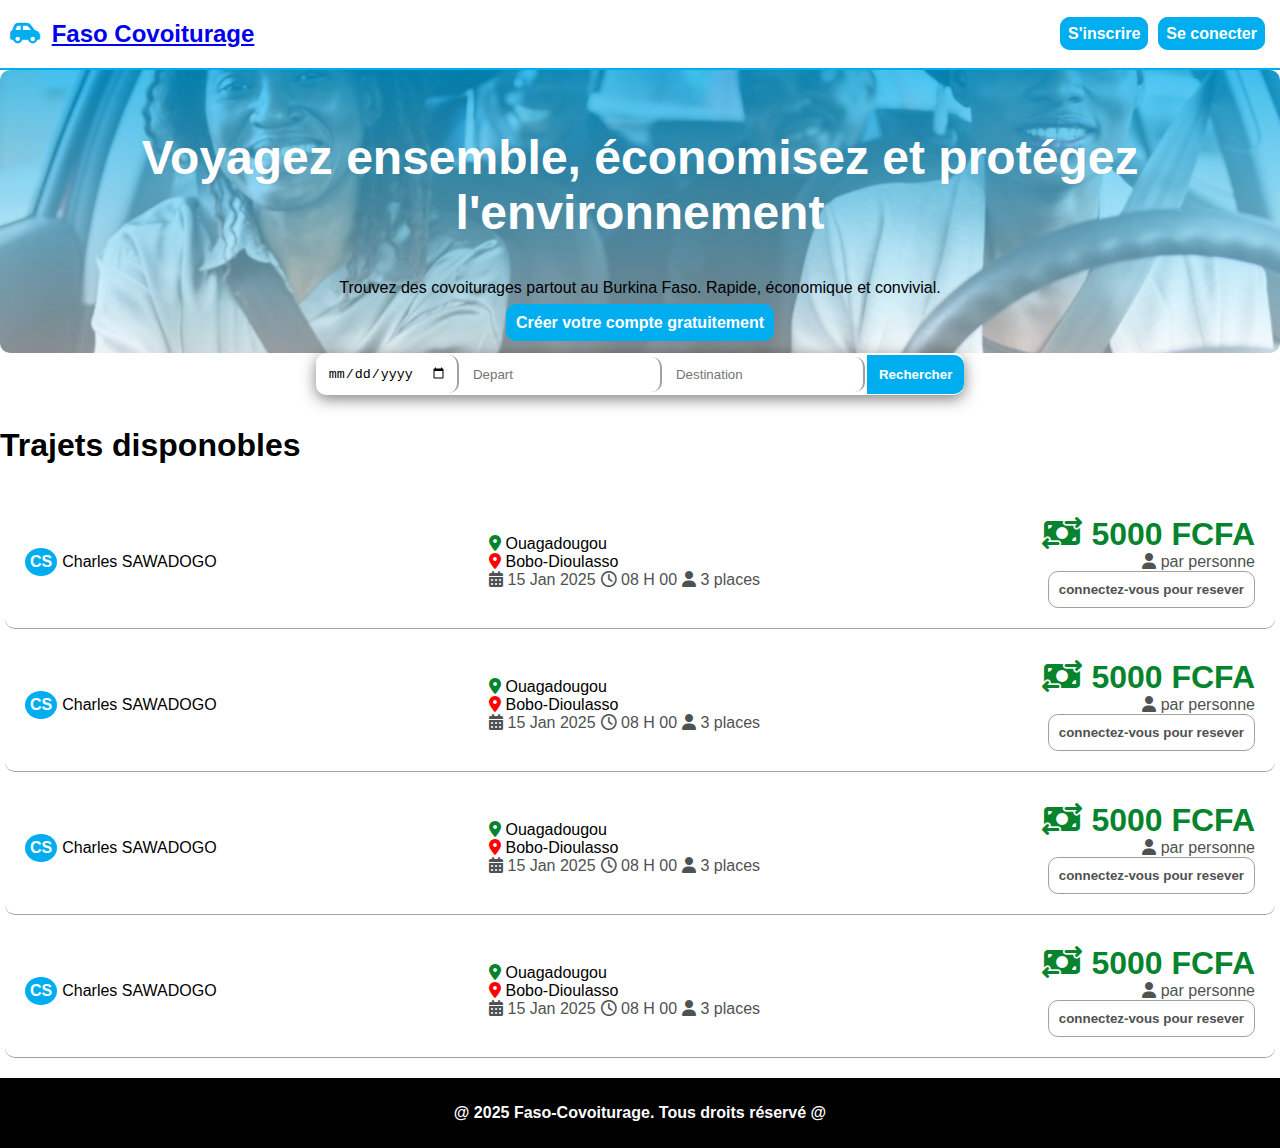
<file: index.html>
<!DOCTYPE html>
<html lang="fr">
<head>
    <meta charset="UTF-8">
    <meta name="viewport" content="width=device-width, initial-scale=1.0">
    <title>Faso Covoiturage</title>
    <!-- Lieaison avec el fichier css -->
    <link rel="stylesheet" href="css/style.css">

    <!-- Icon de de la plateforme -->
    <link rel="icon" href="image/log.png">

    <!-- FontAwersome -->
    <link rel="stylesheet" href="https://cdnjs.cloudflare.com/ajax/libs/font-awesome/6.5.0/css/all.min.css">

</head>
<body>
    <header>
        <div class="header_container">
            <div class="title_container">
                <h2>
                    <i class="fa-solid fa-car-side"></i>
                    <a href="index.html">Faso Covoiturage</a>
                </h2>
                
            </div>
            <nav>
                <ul>
                    <li><a href="Auth/inscription.html">S'inscrire</a></li>
                    <li><a href="Auth/connexion.html">Se conecter</a></li>
                </ul>
            </nav>
        </div>
    </header>
    <div>
        <section class="welcome_section">
            <div class="welcome_container">
                <h2>Voyagez ensemble, économisez et protégez l'environnement</h2>
                <p class="welcome_p">Trouvez des covoiturages partout au Burkina Faso. Rapide, économique et convivial.</p>
                <button><a href="inscrire.html">Créer votre compte gratuitement</a></button>
            </div>
        </section>
        
        <div class="search_container">
            <form action="/search" method="get" role="search">
                <div class="date_container">
                    <input type="date" name="date_R" id="date_R" placeholder="Date de depart">
                </div>
                <div class="depart_container">
                    <input type="text" name="date_R" id="date_R" placeholder="Depart">
                    <!-- <i class="fa-solid fa-location-dot"></i> -->
                </div>
                <div class="destiny_container">
                    <input type="texte" name="date_R" id="date_R" placeholder="Destination">
                    <!-- <i class="fa-solid fa-location-dot"></i> -->
                </div>
                <div>
                    <button type="submit">Rechercher</button>
                </div>
            </form>
        </div>
        <section class="annonce_section">
            <div class="all_annonce">
                <h3>Trajets disponobles</h3>
                <div class="annonce">
                    <div class="name_container">
                        <div class="logo_container">
                            <p>CS</p>
                        </div>
                        <p>Charles SAWADOGO</p>
                    </div>
                    <div class="detail_container">
                        <div class="lieu_container">
                            <label class="dep"><i class="fa-solid fa-location-dot"></i> Ouagadougou</label> <br>
                            <label class="desc"><i class="fa-solid fa-location-dot"></i> Bobo-Dioulasso</label>
                        </div>
                        <div class="date_container">
                            <label class="date"><i class="fa-solid fa-calendar-days"></i> 15 Jan 2025</label>
                            <label class="date"><i class="fa-regular fa-clock"></i> 08 H 00</label>
                            <label class="date"><i class="fa-solid fa-user"></i> 3 places</label>
                        </div>
                    </div>
                    <div class="prix_container">
                        <label class="prix"><i class="fa-solid fa-money-bill-transfer"></i> 5000 FCFA</label> <br>
                        <label class="pers"><i class="fa-solid fa-user"></i> par personne</label><br>
                        <button>connectez-vous pour resever</button>
                    </div>
                </div>

                <div class="annonce">
                    <div class="name_container">
                        <div class="logo_container">
                            <p>CS</p>
                        </div>
                        <p>Charles SAWADOGO</p>
                    </div>
                    <div class="detail_container">
                        <div class="lieu_container">
                            <label class="dep"><i class="fa-solid fa-location-dot"></i> Ouagadougou</label> <br>
                            <label class="desc"><i class="fa-solid fa-location-dot"></i> Bobo-Dioulasso</label>
                        </div>
                        <div class="date_container">
                            <label class="date"><i class="fa-solid fa-calendar-days"></i> 15 Jan 2025</label>
                            <label class="date"><i class="fa-regular fa-clock"></i> 08 H 00</label>
                            <label class="date"><i class="fa-solid fa-user"></i> 3 places</label>
                        </div>
                    </div>
                    <div class="prix_container">
                        <label class="prix"><i class="fa-solid fa-money-bill-transfer"></i> 5000 FCFA</label> <br>
                        <label class="pers"><i class="fa-solid fa-user"></i> par personne</label><br>
                        <button>connectez-vous pour resever</button>
                    </div>
                </div>

                <div class="annonce">
                    <div class="name_container">
                        <div class="logo_container">
                            <p>CS</p>
                        </div>
                        <p>Charles SAWADOGO</p>
                    </div>
                    <div class="detail_container">
                        <div class="lieu_container">
                            <label class="dep"><i class="fa-solid fa-location-dot"></i> Ouagadougou</label> <br>
                            <label class="desc"><i class="fa-solid fa-location-dot"></i> Bobo-Dioulasso</label>
                        </div>
                        <div class="date_container">
                            <label class="date"><i class="fa-solid fa-calendar-days"></i> 15 Jan 2025</label>
                            <label class="date"><i class="fa-regular fa-clock"></i> 08 H 00</label>
                            <label class="date"><i class="fa-solid fa-user"></i> 3 places</label>
                        </div>
                    </div>
                    <div class="prix_container">
                        <label class="prix"><i class="fa-solid fa-money-bill-transfer"></i> 5000 FCFA</label> <br>
                        <label class="pers"><i class="fa-solid fa-user"></i> par personne</label><br>
                        <button>connectez-vous pour resever</button>
                    </div>
                </div>

                <div class="annonce">
                    <div class="name_container">
                        <div class="logo_container">
                            <p>CS</p>
                        </div>
                        <p>Charles SAWADOGO</p>
                    </div>
                    <div class="detail_container">
                        <div class="lieu_container">
                            <label class="dep"><i class="fa-solid fa-location-dot"></i> Ouagadougou</label> <br>
                            <label class="desc"><i class="fa-solid fa-location-dot"></i> Bobo-Dioulasso</label>
                        </div>
                        <div class="date_container">
                            <label class="date"><i class="fa-solid fa-calendar-days"></i> 15 Jan 2025</label>
                            <label class="date"><i class="fa-regular fa-clock"></i> 08 H 00</label>
                            <label class="date"><i class="fa-solid fa-user"></i> 3 places</label>
                        </div>
                    </div>
                    <div class="prix_container">
                        <label class="prix"><i class="fa-solid fa-money-bill-transfer"></i> 5000 FCFA</label> <br>
                        <label class="pers"><i class="fa-solid fa-user"></i> par personne</label><br>
                        <button>connectez-vous pour resever</button>
                    </div>
                </div>
            </div>

            
        </section>
    </div>
    
    <footer>
        <p>@ 2025 Faso-Covoiturage. Tous droits réservé @</p>
    </footer>
</body>
</html>
</file>
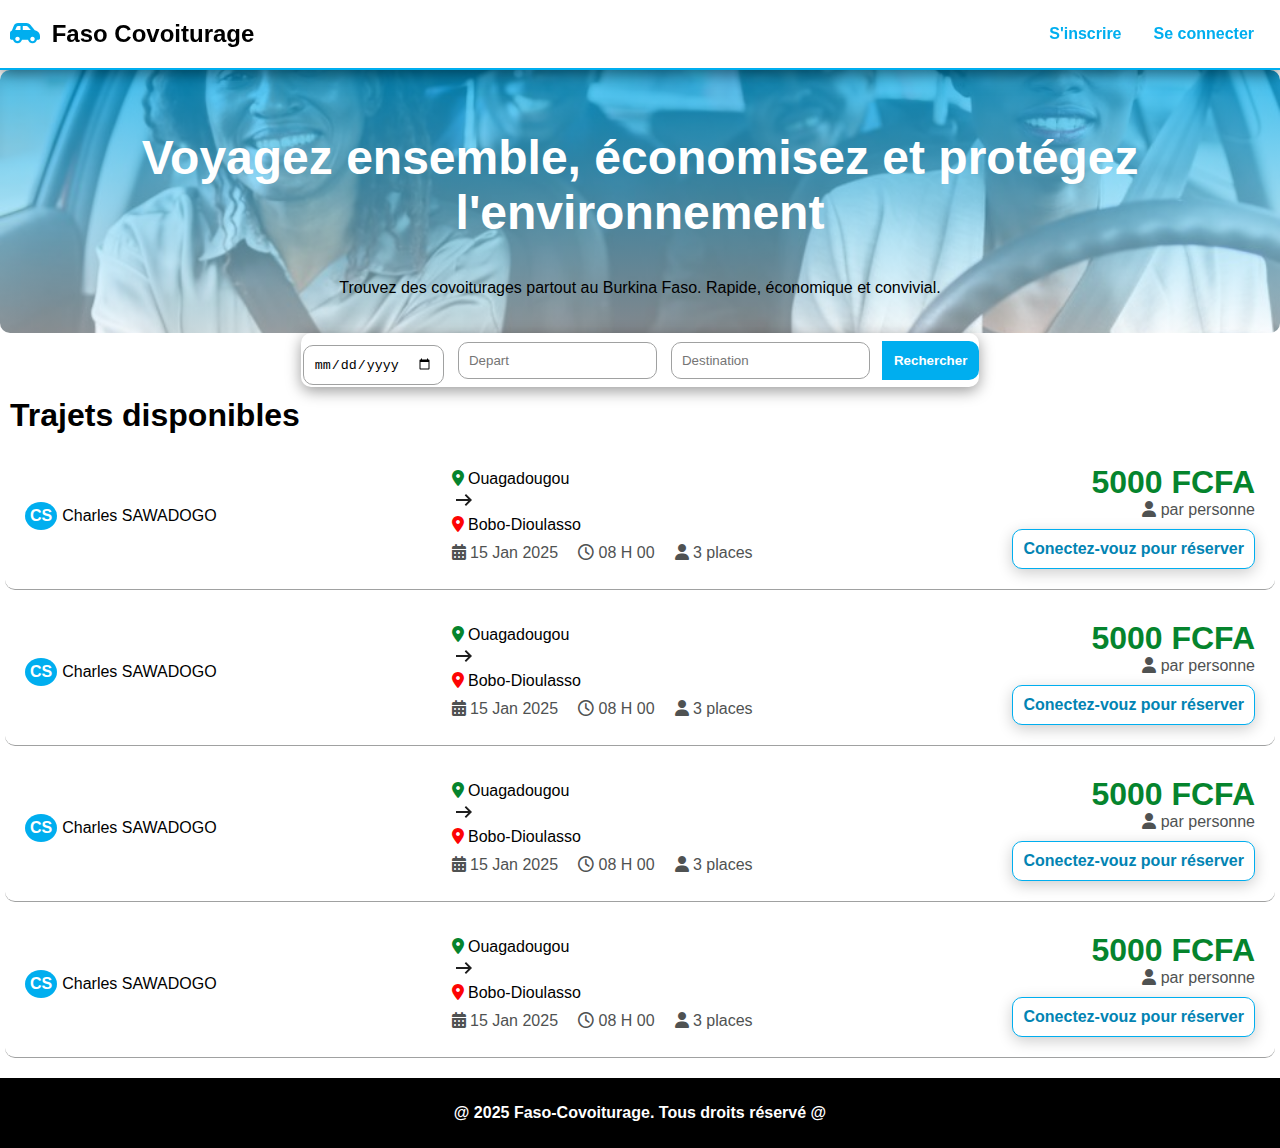
<file: htag/index.html>
<!DOCTYPE html>
<html lang="fr">
<head>
    <meta charset="UTF-8">
    <meta name="viewport" content="width=device-width, initial-scale=1.0">
    <title>Faso Covoiturage</title>
    <!-- Lieaison avec el fichier css -->
    <link rel="stylesheet" href="../css/welcome.css">

    <!-- Icon de de la plateforme -->
    <link rel="icon" href="../image/log.png">

    <!-- FontAwersome -->
    <link rel="stylesheet" href="https://cdnjs.cloudflare.com/ajax/libs/font-awesome/6.5.0/css/all.min.css">

</head>
<body>
    <header>
        <div class="header_container">
            <div class="title_container">
                <h2>
                    <i class="fa-solid fa-car-side"></i>
                    <a href="index.html">Faso Covoiturage</a>
                </h2>
                
            </div>
            <nav>
                <ul>
                    <li><a href="Auth/inscription.html">S'inscrire</a></li>
                    <li> <a href="Auth/connexion.html">Se connecter</a></li>
                </ul>
            </nav>
        </div>
    </header>
    <div>
        <section class="welcome_section">
            <div class="welcome_container">
                <h2>Voyagez ensemble, économisez et protégez l'environnement</h2>
                <p class="welcome_p">Trouvez des covoiturages partout au Burkina Faso. Rapide, économique et convivial.</p>
            </div>
        </section>
        
        <div class="search_container">
            <form action="/search" method="get" role="search">
                <div class="date_container">
                    <input type="date" name="date_R" id="date_R" placeholder="Date de depart">
                </div>
                <div class="depart_container">
                    <input type="text" name="date_R" id="date_R" placeholder="Depart">
                    <!-- <i class="fa-solid fa-location-dot"></i> -->
                </div>
                <div class="destiny_container">
                    <input type="texte" name="date_R" id="date_R" placeholder="Destination">
                    <!-- <i class="fa-solid fa-location-dot"></i> -->
                </div>
                <div>
                    <button type="submit">Rechercher</button>
                </div>
            </form>
        </div>
        <section class="annonce_section">
            <div class="all_annonce">
                <h3>Trajets disponibles</h3>
                <!-- Annonce -->
                <div class="annonce">
                    <!-- Nom du membre -->
                    <div class="name_container">
                        <div class="logo_container">
                            <p>CS</p>
                        </div>
                        <p>Charles SAWADOGO</p>
                    </div>
                    <div class="detail_container">
                        <!-- Trajet -->
                        <div class="lieu_container">
                            <label class="dep"><i class="fa-solid fa-location-dot"></i> Ouagadougou</label> <br>
                            <img src="../image/fleche.png"><br>
                            <label class="desc"><i class="fa-solid fa-location-dot"></i> Bobo-Dioulasso</label>
                        </div>
                        <!-- horaire et nombre de place -->
                        <div class="date_container">
                            <label class="date"><i class="fa-solid fa-calendar-days"></i> 15 Jan 2025</label>
                            <label class="date"><i class="fa-regular fa-clock"></i> 08 H 00</label>
                            <label class="date"><i class="fa-solid fa-user"></i> 3 places</label>
                        </div>
                        <!-- Contacts -->
                    </div>
                    <!-- <div class="contact">
                        <label class="whatsapp"><a href="https://wa.me/22602170888"><i class="fa-brands fa-whatsapp"></i></a></label>
                        <label class="telephone"><a href="tel:+22667543291"><i class="fa-solid fa-phone"></i></a></label>
                        <label class="mail"><a href="mailto:sawadogosakalo@gmail.com"><i class="fa-solid fa-envelope"></i> </a></i></label>
                        <label class="mes"><a href=""><i class="fa-solid fa-comment-dots"></a></i></i></label>
                    </div> -->
                    <!-- Autres informations -->
                    <div class="other">
                        <div class="prix_container">
                            <label class="prix"> 5000 FCFA</label> <br>
                            <label class="pers"><i class="fa-solid fa-user"></i> par personne</label><br>
                        </div>
                        <!-- Discussion -->
                        <div class="sms">
                            <button class="reserve"><a href="Auth/connexion.html">Conectez-vouz pour réserver</a></button>
                        </div>
                    </div>
                    
                </div>

                <div class="annonce">
                    <!-- Nom du membre -->
                    <div class="name_container">
                        <div class="logo_container">
                            <p>CS</p>
                        </div>
                        <p>Charles SAWADOGO</p>
                    </div>
                    <div class="detail_container">
                        <!-- Trajet -->
                        <div class="lieu_container">
                            <label class="dep"><i class="fa-solid fa-location-dot"></i> Ouagadougou</label> <br>
                            <img src="../image/fleche.png"><br>
                            <label class="desc"><i class="fa-solid fa-location-dot"></i> Bobo-Dioulasso</label>
                        </div>
                        <!-- horaire et nombre de place -->
                        <div class="date_container">
                            <label class="date"><i class="fa-solid fa-calendar-days"></i> 15 Jan 2025</label>
                            <label class="date"><i class="fa-regular fa-clock"></i> 08 H 00</label>
                            <label class="date"><i class="fa-solid fa-user"></i> 3 places</label>
                        </div>
                        <!-- Contacts -->
                    </div>
                    <!-- <div class="contact">
                        <label class="whatsapp"><a href="https://wa.me/22602170888"><i class="fa-brands fa-whatsapp"></i></a></label>
                        <label class="telephone"><a href="tel:+22667543291"><i class="fa-solid fa-phone"></i></a></label>
                        <label class="mail"><a href="mailto:sawadogosakalo@gmail.com"><i class="fa-solid fa-envelope"></i> </a></i></label>
                        <label class="mes"><a href=""><i class="fa-solid fa-comment-dots"></a></i></i></label>
                    </div> -->
                    <!-- Autres informations -->
                    <div class="other">
                        <div class="prix_container">
                            <label class="prix"> 5000 FCFA</label> <br>
                            <label class="pers"><i class="fa-solid fa-user"></i> par personne</label><br>
                        </div>
                        <!-- Discussion -->
                        <div class="sms">
                            <button class="reserve"><a href="Auth/connexion.html">Conectez-vouz pour réserver</a></button>
                        </div>
                    </div>
                    
                </div>

                                <div class="annonce">
                    <!-- Nom du membre -->
                    <div class="name_container">
                        <div class="logo_container">
                            <p>CS</p>
                        </div>
                        <p>Charles SAWADOGO</p>
                    </div>
                    <div class="detail_container">
                        <!-- Trajet -->
                        <div class="lieu_container">
                            <label class="dep"><i class="fa-solid fa-location-dot"></i> Ouagadougou</label> <br>
                            <img src="../image/fleche.png"><br>
                            <label class="desc"><i class="fa-solid fa-location-dot"></i> Bobo-Dioulasso</label>
                        </div>
                        <!-- horaire et nombre de place -->
                        <div class="date_container">
                            <label class="date"><i class="fa-solid fa-calendar-days"></i> 15 Jan 2025</label>
                            <label class="date"><i class="fa-regular fa-clock"></i> 08 H 00</label>
                            <label class="date"><i class="fa-solid fa-user"></i> 3 places</label>
                        </div>
                        <!-- Contacts -->
                    </div>
                    <!-- <div class="contact">
                        <label class="whatsapp"><a href="https://wa.me/22602170888"><i class="fa-brands fa-whatsapp"></i></a></label>
                        <label class="telephone"><a href="tel:+22667543291"><i class="fa-solid fa-phone"></i></a></label>
                        <label class="mail"><a href="mailto:sawadogosakalo@gmail.com"><i class="fa-solid fa-envelope"></i> </a></i></label>
                        <label class="mes"><a href=""><i class="fa-solid fa-comment-dots"></a></i></i></label>
                    </div> -->
                    <!-- Autres informations -->
                    <div class="other">
                        <div class="prix_container">
                            <label class="prix"> 5000 FCFA</label> <br>
                            <label class="pers"><i class="fa-solid fa-user"></i> par personne</label><br>
                        </div>
                        <!-- Discussion -->
                        <div class="sms">
                            <button class="reserve"><a href="Auth/connexion.html">Conectez-vouz pour réserver</a></button>
                        </div>
                    </div>
                    
                </div>

                                <div class="annonce">
                    <!-- Nom du membre -->
                    <div class="name_container">
                        <div class="logo_container">
                            <p>CS</p>
                        </div>
                        <p>Charles SAWADOGO</p>
                    </div>
                    <div class="detail_container">
                        <!-- Trajet -->
                        <div class="lieu_container">
                            <label class="dep"><i class="fa-solid fa-location-dot"></i> Ouagadougou</label> <br>
                            <img src="../image/fleche.png"><br>
                            <label class="desc"><i class="fa-solid fa-location-dot"></i> Bobo-Dioulasso</label>
                        </div>
                        <!-- horaire et nombre de place -->
                        <div class="date_container">
                            <label class="date"><i class="fa-solid fa-calendar-days"></i> 15 Jan 2025</label>
                            <label class="date"><i class="fa-regular fa-clock"></i> 08 H 00</label>
                            <label class="date"><i class="fa-solid fa-user"></i> 3 places</label>
                        </div>
                        <!-- Contacts -->
                    </div>
                    <!-- <div class="contact">
                        <label class="whatsapp"><a href="https://wa.me/22602170888"><i class="fa-brands fa-whatsapp"></i></a></label>
                        <label class="telephone"><a href="tel:+22667543291"><i class="fa-solid fa-phone"></i></a></label>
                        <label class="mail"><a href="mailto:sawadogosakalo@gmail.com"><i class="fa-solid fa-envelope"></i> </a></i></label>
                        <label class="mes"><a href=""><i class="fa-solid fa-comment-dots"></a></i></i></label>
                    </div> -->
                    <!-- Autres informations -->
                    <div class="other">
                        <div class="prix_container">
                            <label class="prix"> 5000 FCFA</label> <br>
                            <label class="pers"><i class="fa-solid fa-user"></i> par personne</label><br>
                        </div>
                        <!-- Discussion -->
                        <div class="sms">
                            <button class="reserve"><a href="Auth/connexion.html">Conectez-vouz pour réserver</a></button>
                        </div>
                    </div>
                    
                </div>

            </div>

        </section>
    </div>
    
    <footer>
        <p>@ 2025 Faso-Covoiturage. Tous droits réservé @</p>
    </footer>
</body>
</html>
</file>
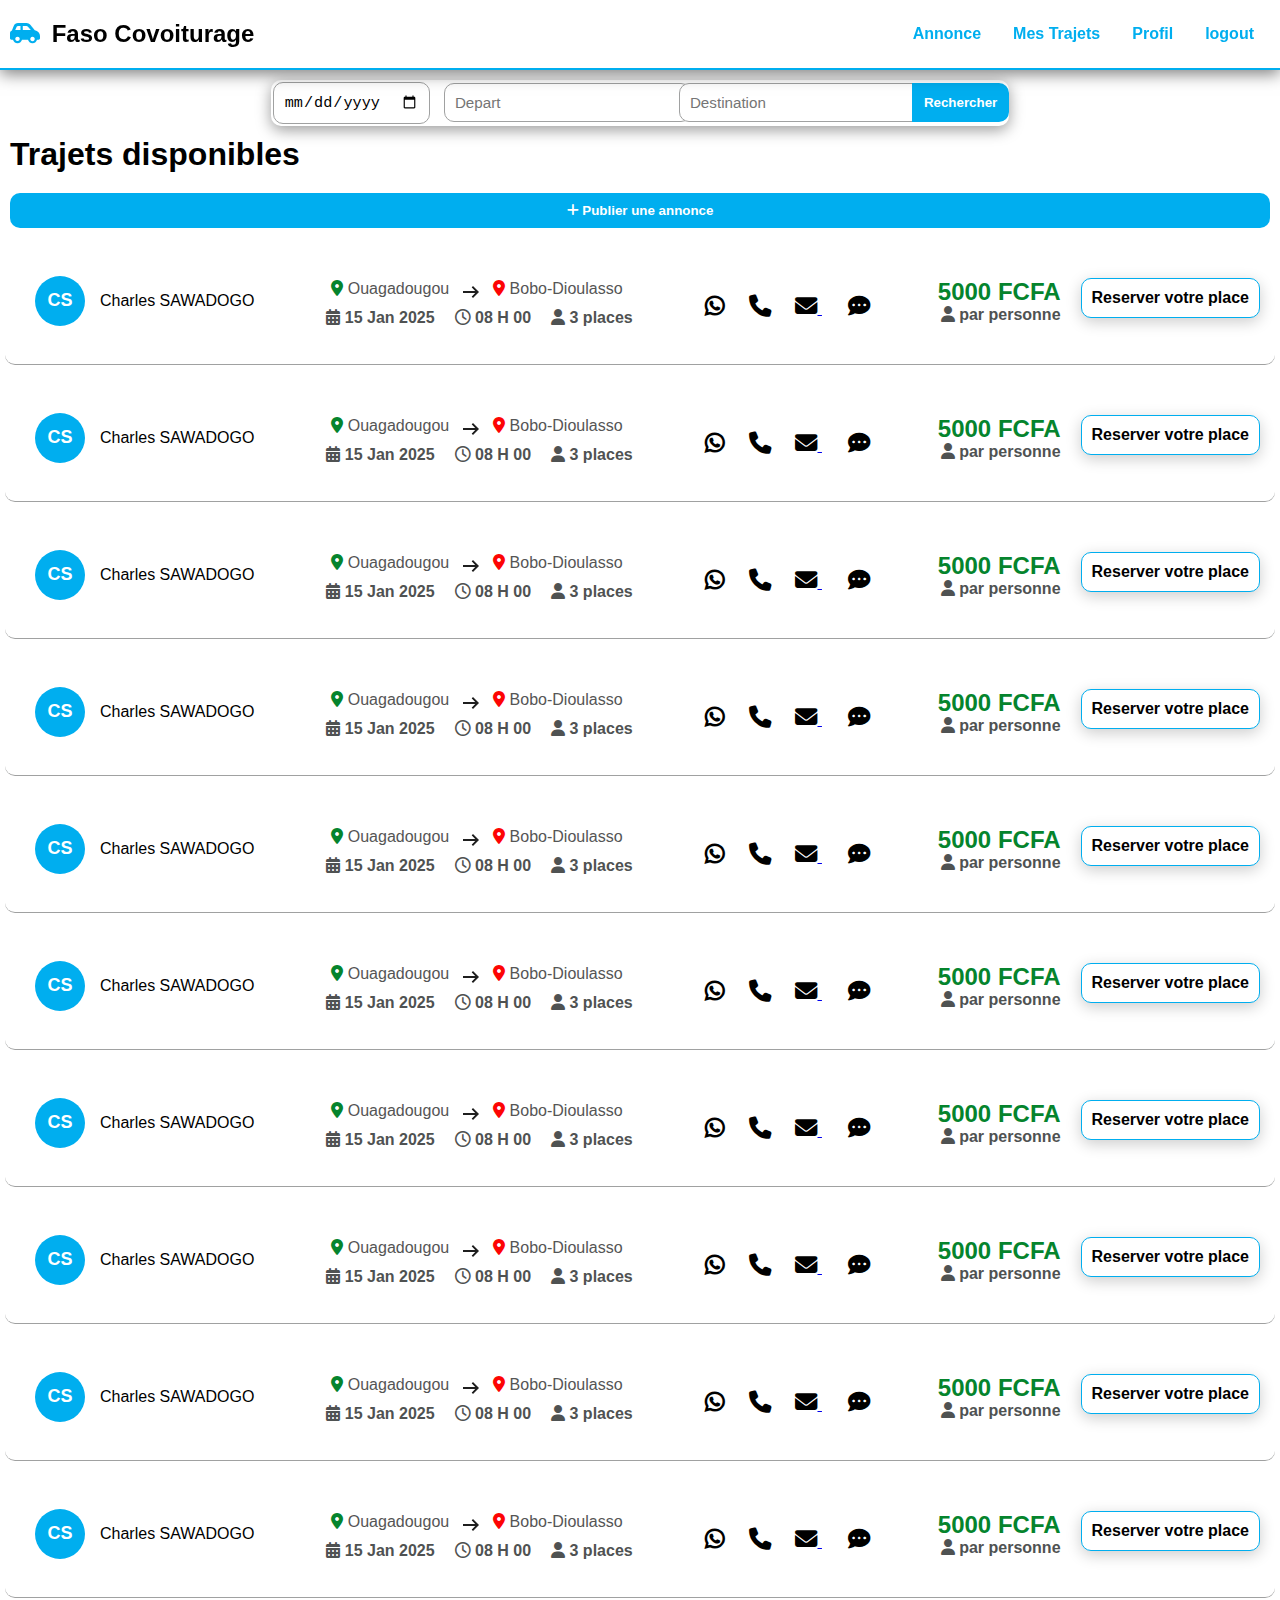
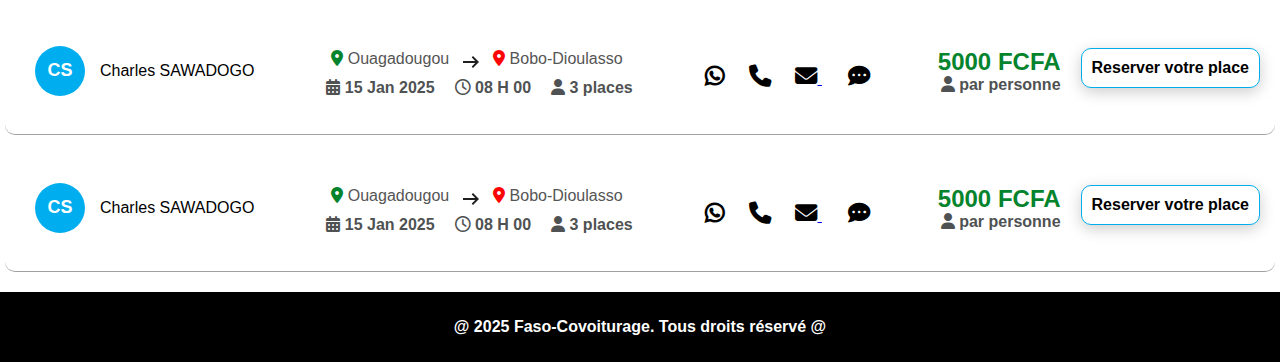
<file: htag/annonce.html>
<!DOCTYPE html>
<html lang="fr">
<head>
    <meta charset="UTF-8">
    <meta name="viewport" content="width=device-width, initial-scale=1.0">
    <title>Faso Covoiturage</title>
    <!-- Lieaison avec el fichier css -->
    <link rel="stylesheet" href="../css/annonce.css">

    <!-- Icon de de la plateforme -->
    <link rel="icon" href="../image/log.png">

    <!-- FontAwersome -->
    <link rel="stylesheet" href="https://cdnjs.cloudflare.com/ajax/libs/font-awesome/6.5.0/css/all.min.css">

</head>
<body>
    <header>
        <div class="header_container">
            <div class="title_container">
                <h2>
                    <i class="fa-solid fa-car-side"></i>
                    <a href="welcome.html">Faso Covoiturage</a>
                </h2>
                
            </div>
            <nav>
                <ul>
                    <li>
                        <!-- <i class="fa-solid fa-plus"></i> -->
                        <a href="annonce.html">Annonce</a>
                    </li>
                    <li>
                        <!-- <i class="fa-solid fa-car-side"></i> -->
                        <a href=".html">Mes Trajets</a></button>
                    </li>
                    <li>
                        <!-- <i class="fa-solid fa-user"></i> -->
                        <a href="user.html">Profil</a>
                    </li>
                    <li>
                        <!-- <i class="fa-solid fa-right-from-bracket"></i> -->
                        <a href="index.html">logout</a>
                    </li>
                </ul>
            </nav>
        </div>
    </header>
    <div>
        <div class="search_container">
            <form action="/search" method="get" role="search">
                <div class="date_container">
                    <input type="date" name="date_R" id="date_R" placeholder="Date de depart">
                </div>
                <div class="depart_container">
                    <input type="text" name="date_R" id="date_R" placeholder="Depart">
                    <!-- <i class="fa-solid fa-location-dot"></i> -->
                </div>
                <div class="destiny_container">
                    <input type="texte" name="date_R" id="date_R" placeholder="Destination">
                    <!-- <i class="fa-solid fa-location-dot"></i> -->
                </div>
                <div>
                    <button type="submit">Rechercher</button>
                </div>
            </form>
        </div>
        <section class="annonce_section">
            <div class="all_annonce">
                <h3>Trajets disponibles</h3>
                <div class="container">
                    <button class="add" onclick="openPopupAdd()"><i class="fa-solid fa-plus"></i> Publier une annonce</button>
                </div>
                <!-- Annonce -->

                <div class="annonce">
                    <!-- Nom du membre -->
                    <div class="name_container">
                        <div class="logo_container">
                            <p>CS</p>
                        </div>
                        <p>Charles SAWADOGO</p>
                    </div>
                    <div class="detail_container">
                        <!-- Trajet -->
                        <div class="lieu_container">
                            <label class="dep"><i class="fa-solid fa-location-dot"></i> Ouagadougou</label> <br>
                            <img src="../image/fleche.png"><br>
                            <label class="desc"><i class="fa-solid fa-location-dot"></i> Bobo-Dioulasso</label>
                        </div>
                        <!-- horaire et nombre de place -->
                        <div class="date_container">
                            <label class="date"><i class="fa-solid fa-calendar-days"></i> 15 Jan 2025</label>
                            <label class="date"><i class="fa-regular fa-clock"></i> 08 H 00</label>
                            <label class="date"><i class="fa-solid fa-user"></i> 3 places</label>
                        </div>
                        <!-- Contacts -->
                    </div>
                    <div class="contact">
                        <label class="whatsapp"><a href="https://wa.me/22602170888"><i class="fa-brands fa-whatsapp"></i></a></label>
                        <label class="telephone"><a href="tel:+22667543291"><i class="fa-solid fa-phone"></i></a></label>
                        <label class="mail"><a href="mailto:sawadogosakalo@gmail.com"><i class="fa-solid fa-envelope"></i> </a></i></label>
                        <button class="mes" onclick="openPopupsms()"><i class="fa-solid fa-comment-dots"></i></button>
                    </div>
                    <!-- Autres informations -->
                    <div class="other">
                        <div class="prix_container">
                            <label class="prix"> 5000 FCFA</label> <br>
                            <label class="pers"><i class="fa-solid fa-user"></i> par personne</label><br>
                        </div>
                        <!-- Discussion -->
                        <div class="sms">
                            <button class="reserve"  onclick="openPopup()">Reserver votre place</button>
                        </div>
                        
                    </div>
                    
                </div>

                <div class="annonce">
                    <!-- Nom du membre -->
                    <div class="name_container">
                        <div class="logo_container">
                            <p>CS</p>
                        </div>
                        <p>Charles SAWADOGO</p>
                    </div>
                    <div class="detail_container">
                        <!-- Trajet -->
                        <div class="lieu_container">
                            <label class="dep"><i class="fa-solid fa-location-dot"></i> Ouagadougou</label> <br>
                            <img src="../image/fleche.png"><br>
                            <label class="desc"><i class="fa-solid fa-location-dot"></i> Bobo-Dioulasso</label>
                        </div>
                        <!-- horaire et nombre de place -->
                        <div class="date_container">
                            <label class="date"><i class="fa-solid fa-calendar-days"></i> 15 Jan 2025</label>
                            <label class="date"><i class="fa-regular fa-clock"></i> 08 H 00</label>
                            <label class="date"><i class="fa-solid fa-user"></i> 3 places</label>
                        </div>
                        <!-- Contacts -->
                    </div>
                    <div class="contact">
                        <label class="whatsapp"><a href="https://wa.me/22602170888"><i class="fa-brands fa-whatsapp"></i></a></label>
                        <label class="telephone"><a href="tel:+22667543291"><i class="fa-solid fa-phone"></i></a></label>
                        <label class="mail"><a href="mailto:sawadogosakalo@gmail.com"><i class="fa-solid fa-envelope"></i> </a></i></label>
                        <button class="mes" onclick="openPopupsms()"><i class="fa-solid fa-comment-dots"></i></button>
                    </div>
                    <!-- Autres informations -->
                    <div class="other">
                        <div class="prix_container">
                            <label class="prix"> 5000 FCFA</label> <br>
                            <label class="pers"><i class="fa-solid fa-user"></i> par personne</label><br>
                        </div>
                        <!-- Discussion -->
                        <div class="sms">
                            <button class="reserve" onclick="openPopup()">Reserver votre place</button>
                        </div>
                    </div>
                    
                </div>
                <div class="annonce">
                    <!-- Nom du membre -->
                    <div class="name_container">
                        <div class="logo_container">
                            <p>CS</p>
                        </div>
                        <p>Charles SAWADOGO</p>
                    </div>
                    <div class="detail_container">
                        <!-- Trajet -->
                        <div class="lieu_container">
                            <label class="dep"><i class="fa-solid fa-location-dot"></i> Ouagadougou</label> <br>
                            <img src="../image/fleche.png"><br>
                            <label class="desc"><i class="fa-solid fa-location-dot"></i> Bobo-Dioulasso</label>
                        </div>
                        <!-- horaire et nombre de place -->
                        <div class="date_container">
                            <label class="date"><i class="fa-solid fa-calendar-days"></i> 15 Jan 2025</label>
                            <label class="date"><i class="fa-regular fa-clock"></i> 08 H 00</label>
                            <label class="date"><i class="fa-solid fa-user"></i> 3 places</label>
                        </div>
                        <!-- Contacts -->
                    </div>
                    <div class="contact">
                        <label class="whatsapp"><a href="https://wa.me/22602170888"><i class="fa-brands fa-whatsapp"></i></a></label>
                        <label class="telephone"><a href="tel:+22667543291"><i class="fa-solid fa-phone"></i></a></label>
                        <label class="mail"><a href="mailto:sawadogosakalo@gmail.com"><i class="fa-solid fa-envelope"></i> </a></i></label>
                        <button class="mes" onclick="openPopupsms()"><i class="fa-solid fa-comment-dots"></i></button>
                    </div>
                    <!-- Autres informations -->
                    <div class="other">
                        <div class="prix_container">
                            <label class="prix"> 5000 FCFA</label> <br>
                            <label class="pers"><i class="fa-solid fa-user"></i> par personne</label><br>
                        </div>
                        <!-- Discussion -->
                        <div class="sms">
                            <button class="reserve" onclick="openPopup()">Reserver votre place</button>
                        </div>
                    </div>
                    
                </div>

                <div class="annonce">
                    <!-- Nom du membre -->
                    <div class="name_container">
                        <div class="logo_container">
                            <p>CS</p>
                        </div>
                        <p>Charles SAWADOGO</p>
                    </div>
                    <div class="detail_container">
                        <!-- Trajet -->
                        <div class="lieu_container">
                            <label class="dep"><i class="fa-solid fa-location-dot"></i> Ouagadougou</label> <br>
                            <img src="../image/fleche.png"><br>
                            <label class="desc"><i class="fa-solid fa-location-dot"></i> Bobo-Dioulasso</label>
                        </div>
                        <!-- horaire et nombre de place -->
                        <div class="date_container">
                            <label class="date"><i class="fa-solid fa-calendar-days"></i> 15 Jan 2025</label>
                            <label class="date"><i class="fa-regular fa-clock"></i> 08 H 00</label>
                            <label class="date"><i class="fa-solid fa-user"></i> 3 places</label>
                        </div>
                        <!-- Contacts -->
                    </div>
                    <div class="contact">
                        <label class="whatsapp"><a href="https://wa.me/22602170888"><i class="fa-brands fa-whatsapp"></i></a></label>
                        <label class="telephone"><a href="tel:+22667543291"><i class="fa-solid fa-phone"></i></a></label>
                        <label class="mail"><a href="mailto:sawadogosakalo@gmail.com"><i class="fa-solid fa-envelope"></i> </a></i></label>
                        <button class="mes" onclick="openPopupsms()"><i class="fa-solid fa-comment-dots"></i></button>
                    </div>
                    <!-- Autres informations -->
                    <div class="other">
                        <div class="prix_container">
                            <label class="prix"> 5000 FCFA</label> <br>
                            <label class="pers"><i class="fa-solid fa-user"></i> par personne</label><br>
                        </div>
                        <!-- Discussion -->
                        <div class="sms">
                            <button class="reserve" onclick="openPopup()">Reserver votre place</button>
                        </div>
                    </div>
                    
                </div>

                <div class="annonce">
                    <!-- Nom du membre -->
                    <div class="name_container">
                        <div class="logo_container">
                            <p>CS</p>
                        </div>
                        <p>Charles SAWADOGO</p>
                    </div>
                    <div class="detail_container">
                        <!-- Trajet -->
                        <div class="lieu_container">
                            <label class="dep"><i class="fa-solid fa-location-dot"></i> Ouagadougou</label> <br>
                            <img src="../image/fleche.png"><br>
                            <label class="desc"><i class="fa-solid fa-location-dot"></i> Bobo-Dioulasso</label>
                        </div>
                        <!-- horaire et nombre de place -->
                        <div class="date_container">
                            <label class="date"><i class="fa-solid fa-calendar-days"></i> 15 Jan 2025</label>
                            <label class="date"><i class="fa-regular fa-clock"></i> 08 H 00</label>
                            <label class="date"><i class="fa-solid fa-user"></i> 3 places</label>
                        </div>
                        <!-- Contacts -->
                    </div>
                    <div class="contact">
                        <label class="whatsapp"><a href="https://wa.me/22602170888"><i class="fa-brands fa-whatsapp"></i></a></label>
                        <label class="telephone"><a href="tel:+22667543291"><i class="fa-solid fa-phone"></i></a></label>
                        <label class="mail"><a href="mailto:sawadogosakalo@gmail.com"><i class="fa-solid fa-envelope"></i> </a></i></label>
                        <button class="mes" onclick="openPopupsms()"><i class="fa-solid fa-comment-dots"></i></button>
                    </div>
                    <!-- Autres informations -->
                    <div class="other">
                        <div class="prix_container">
                            <label class="prix"> 5000 FCFA</label> <br>
                            <label class="pers"><i class="fa-solid fa-user"></i> par personne</label><br>
                        </div>
                        <!-- Discussion -->
                        <div class="sms">
                            <button class="reserve" onclick="openPopup()">Reserver votre place</button>
                        </div>
                    </div>
                    
                </div>

                <div class="annonce">
                    <!-- Nom du membre -->
                    <div class="name_container">
                        <div class="logo_container">
                            <p>CS</p>
                        </div>
                        <p>Charles SAWADOGO</p>
                    </div>
                    <div class="detail_container">
                        <!-- Trajet -->
                        <div class="lieu_container">
                            <label class="dep"><i class="fa-solid fa-location-dot"></i> Ouagadougou</label> <br>
                            <img src="../image/fleche.png"><br>
                            <label class="desc"><i class="fa-solid fa-location-dot"></i> Bobo-Dioulasso</label>
                        </div>
                        <!-- horaire et nombre de place -->
                        <div class="date_container">
                            <label class="date"><i class="fa-solid fa-calendar-days"></i> 15 Jan 2025</label>
                            <label class="date"><i class="fa-regular fa-clock"></i> 08 H 00</label>
                            <label class="date"><i class="fa-solid fa-user"></i> 3 places</label>
                        </div>
                        <!-- Contacts -->
                    </div>
                    <div class="contact">
                        <label class="whatsapp"><a href="https://wa.me/22602170888"><i class="fa-brands fa-whatsapp"></i></a></label>
                        <label class="telephone"><a href="tel:+22667543291"><i class="fa-solid fa-phone"></i></a></label>
                        <label class="mail"><a href="mailto:sawadogosakalo@gmail.com"><i class="fa-solid fa-envelope"></i> </a></i></label>
                        <button class="mes" onclick="openPopupsms()"><i class="fa-solid fa-comment-dots"></i></button>
                    </div>
                    <!-- Autres informations -->
                    <div class="other">
                        <div class="prix_container">
                            <label class="prix"> 5000 FCFA</label> <br>
                            <label class="pers"><i class="fa-solid fa-user"></i> par personne</label><br>
                        </div>
                        <!-- Discussion -->
                        <div class="sms">
                            <button class="reserve" onclick="openPopup()">Reserver votre place</button>
                        </div>
                    </div>
                    
                </div>

                <div class="annonce">
                    <!-- Nom du membre -->
                    <div class="name_container">
                        <div class="logo_container">
                            <p>CS</p>
                        </div>
                        <p>Charles SAWADOGO</p>
                    </div>
                    <div class="detail_container">
                        <!-- Trajet -->
                        <div class="lieu_container">
                            <label class="dep"><i class="fa-solid fa-location-dot"></i> Ouagadougou</label> <br>
                            <img src="../image/fleche.png"><br>
                            <label class="desc"><i class="fa-solid fa-location-dot"></i> Bobo-Dioulasso</label>
                        </div>
                        <!-- horaire et nombre de place -->
                        <div class="date_container">
                            <label class="date"><i class="fa-solid fa-calendar-days"></i> 15 Jan 2025</label>
                            <label class="date"><i class="fa-regular fa-clock"></i> 08 H 00</label>
                            <label class="date"><i class="fa-solid fa-user"></i> 3 places</label>
                        </div>
                        <!-- Contacts -->
                    </div>
                    <div class="contact">
                        <label class="whatsapp"><a href="https://wa.me/22602170888"><i class="fa-brands fa-whatsapp"></i></a></label>
                        <label class="telephone"><a href="tel:+22667543291"><i class="fa-solid fa-phone"></i></a></label>
                        <label class="mail"><a href="mailto:sawadogosakalo@gmail.com"><i class="fa-solid fa-envelope"></i> </a></i></label>
                        <button class="mes" onclick="openPopupsms()"><i class="fa-solid fa-comment-dots"></i></button>
                    </div>
                    <!-- Autres informations -->
                    <div class="other">
                        <div class="prix_container">
                            <label class="prix"> 5000 FCFA</label> <br>
                            <label class="pers"><i class="fa-solid fa-user"></i> par personne</label><br>
                        </div>
                        <!-- Discussion -->
                        <div class="sms">
                            <button class="reserve" onclick="openPopup()">Reserver votre place</button>
                        </div>
                    </div>
                    
                </div>

                <div class="annonce">
                    <!-- Nom du membre -->
                    <div class="name_container">
                        <div class="logo_container">
                            <p>CS</p>
                        </div>
                        <p>Charles SAWADOGO</p>
                    </div>
                    <div class="detail_container">
                        <!-- Trajet -->
                        <div class="lieu_container">
                            <label class="dep"><i class="fa-solid fa-location-dot"></i> Ouagadougou</label> <br>
                            <img src="../image/fleche.png"><br>
                            <label class="desc"><i class="fa-solid fa-location-dot"></i> Bobo-Dioulasso</label>
                        </div>
                        <!-- horaire et nombre de place -->
                        <div class="date_container">
                            <label class="date"><i class="fa-solid fa-calendar-days"></i> 15 Jan 2025</label>
                            <label class="date"><i class="fa-regular fa-clock"></i> 08 H 00</label>
                            <label class="date"><i class="fa-solid fa-user"></i> 3 places</label>
                        </div>
                        <!-- Contacts -->
                    </div>
                    <div class="contact">
                        <label class="whatsapp"><a href="https://wa.me/22602170888"><i class="fa-brands fa-whatsapp"></i></a></label>
                        <label class="telephone"><a href="tel:+22667543291"><i class="fa-solid fa-phone"></i></a></label>
                        <label class="mail"><a href="mailto:sawadogosakalo@gmail.com"><i class="fa-solid fa-envelope"></i> </a></i></label>
                        <button class="mes" onclick="openPopupsms()"><i class="fa-solid fa-comment-dots"></i></button>
                    </div>
                    <!-- Autres informations -->
                    <div class="other">
                        <div class="prix_container">
                            <label class="prix"> 5000 FCFA</label> <br>
                            <label class="pers"><i class="fa-solid fa-user"></i> par personne</label><br>
                        </div>
                        <!-- Discussion -->
                        <div class="sms">
                            <button class="reserve" onclick="openPopup()">Reserver votre place</button>
                        </div>
                    </div>
                    
                </div>

                <div class="annonce">
                    <!-- Nom du membre -->
                    <div class="name_container">
                        <div class="logo_container">
                            <p>CS</p>
                        </div>
                        <p>Charles SAWADOGO</p>
                    </div>
                    <div class="detail_container">
                        <!-- Trajet -->
                        <div class="lieu_container">
                            <label class="dep"><i class="fa-solid fa-location-dot"></i> Ouagadougou</label> <br>
                            <img src="../image/fleche.png"><br>
                            <label class="desc"><i class="fa-solid fa-location-dot"></i> Bobo-Dioulasso</label>
                        </div>
                        <!-- horaire et nombre de place -->
                        <div class="date_container">
                            <label class="date"><i class="fa-solid fa-calendar-days"></i> 15 Jan 2025</label>
                            <label class="date"><i class="fa-regular fa-clock"></i> 08 H 00</label>
                            <label class="date"><i class="fa-solid fa-user"></i> 3 places</label>
                        </div>
                        <!-- Contacts -->
                    </div>
                    <div class="contact">
                        <label class="whatsapp"><a href="https://wa.me/22602170888"><i class="fa-brands fa-whatsapp"></i></a></label>
                        <label class="telephone"><a href="tel:+22667543291"><i class="fa-solid fa-phone"></i></a></label>
                        <label class="mail"><a href="mailto:sawadogosakalo@gmail.com"><i class="fa-solid fa-envelope"></i> </a></i></label>
                        <button class="mes" onclick="openPopupsms()"><i class="fa-solid fa-comment-dots"></i></button>
                    </div>
                    <!-- Autres informations -->
                    <div class="other">
                        <div class="prix_container">
                            <label class="prix"> 5000 FCFA</label> <br>
                            <label class="pers"><i class="fa-solid fa-user"></i> par personne</label><br>
                        </div>
                        <!-- Discussion -->
                        <div class="sms">
                            <button class="reserve" onclick="openPopup()">Reserver votre place</button>
                        </div>
                    </div>
                    
                </div>

                <div class="annonce">
                    <!-- Nom du membre -->
                    <div class="name_container">
                        <div class="logo_container">
                            <p>CS</p>
                        </div>
                        <p>Charles SAWADOGO</p>
                    </div>
                    <div class="detail_container">
                        <!-- Trajet -->
                        <div class="lieu_container">
                            <label class="dep"><i class="fa-solid fa-location-dot"></i> Ouagadougou</label> <br>
                            <img src="../image/fleche.png"><br>
                            <label class="desc"><i class="fa-solid fa-location-dot"></i> Bobo-Dioulasso</label>
                        </div>
                        <!-- horaire et nombre de place -->
                        <div class="date_container">
                            <label class="date"><i class="fa-solid fa-calendar-days"></i> 15 Jan 2025</label>
                            <label class="date"><i class="fa-regular fa-clock"></i> 08 H 00</label>
                            <label class="date"><i class="fa-solid fa-user"></i> 3 places</label>
                        </div>
                        <!-- Contacts -->
                    </div>
                    <div class="contact">
                        <label class="whatsapp"><a href="https://wa.me/22602170888"><i class="fa-brands fa-whatsapp"></i></a></label>
                        <label class="telephone"><a href="tel:+22667543291"><i class="fa-solid fa-phone"></i></a></label>
                        <label class="mail"><a href="mailto:sawadogosakalo@gmail.com"><i class="fa-solid fa-envelope"></i> </a></i></label>
                        <button class="mes" onclick="openPopupsms()"><i class="fa-solid fa-comment-dots"></i></button>
                    </div>
                    <!-- Autres informations -->
                    <div class="other">
                        <div class="prix_container">
                            <label class="prix"> 5000 FCFA</label> <br>
                            <label class="pers"><i class="fa-solid fa-user"></i> par personne</label><br>
                        </div>
                        <!-- Discussion -->
                        <div class="sms">
                            <button class="reserve" onclick="openPopup()">Reserver votre place</button>
                        </div>
                    </div>
                    
                </div>

                <div class="annonce">
                    <!-- Nom du membre -->
                    <div class="name_container">
                        <div class="logo_container">
                            <p>CS</p>
                        </div>
                        <p>Charles SAWADOGO</p>
                    </div>
                    <div class="detail_container">
                        <!-- Trajet -->
                        <div class="lieu_container">
                            <label class="dep"><i class="fa-solid fa-location-dot"></i> Ouagadougou</label> <br>
                            <img src="../image/fleche.png"><br>
                            <label class="desc"><i class="fa-solid fa-location-dot"></i> Bobo-Dioulasso</label>
                        </div>
                        <!-- horaire et nombre de place -->
                        <div class="date_container">
                            <label class="date"><i class="fa-solid fa-calendar-days"></i> 15 Jan 2025</label>
                            <label class="date"><i class="fa-regular fa-clock"></i> 08 H 00</label>
                            <label class="date"><i class="fa-solid fa-user"></i> 3 places</label>
                        </div>
                        <!-- Contacts -->
                    </div>
                    <div class="contact">
                        <label class="whatsapp"><a href="https://wa.me/22602170888"><i class="fa-brands fa-whatsapp"></i></a></label>
                        <label class="telephone"><a href="tel:+22667543291"><i class="fa-solid fa-phone"></i></a></label>
                        <label class="mail"><a href="mailto:sawadogosakalo@gmail.com"><i class="fa-solid fa-envelope"></i> </a></i></label>
                        <button class="mes" onclick="openPopupsms()"><i class="fa-solid fa-comment-dots"></i></button>
                    </div>
                    <!-- Autres informations -->
                    <div class="other">
                        <div class="prix_container">
                            <label class="prix"> 5000 FCFA</label> <br>
                            <label class="pers"><i class="fa-solid fa-user"></i> par personne</label><br>
                        </div>
                        <!-- Discussion -->
                        <div class="sms">
                            <button class="reserve" onclick="openPopup()">Reserver votre place</button>
                        </div>
                    </div>
                    
                </div>

                <div class="annonce">
                    <!-- Nom du membre -->
                    <div class="name_container">
                        <div class="logo_container">
                            <p>CS</p>
                        </div>
                        <p>Charles SAWADOGO</p>
                    </div>
                    <div class="detail_container">
                        <!-- Trajet -->
                        <div class="lieu_container">
                            <label class="dep"><i class="fa-solid fa-location-dot"></i> Ouagadougou</label> <br>
                            <img src="../image/fleche.png"><br>
                            <label class="desc"><i class="fa-solid fa-location-dot"></i> Bobo-Dioulasso</label>
                        </div>
                        <!-- horaire et nombre de place -->
                        <div class="date_container">
                            <label class="date"><i class="fa-solid fa-calendar-days"></i> 15 Jan 2025</label>
                            <label class="date"><i class="fa-regular fa-clock"></i> 08 H 00</label>
                            <label class="date"><i class="fa-solid fa-user"></i> 3 places</label>
                        </div>
                        <!-- Contacts -->
                    </div>
                    <div class="contact">
                        <label class="whatsapp"><a href="https://wa.me/22602170888"><i class="fa-brands fa-whatsapp"></i></a></label>
                        <label class="telephone"><a href="tel:+22667543291"><i class="fa-solid fa-phone"></i></a></label>
                        <label class="mail"><a href="mailto:sawadogosakalo@gmail.com"><i class="fa-solid fa-envelope"></i> </a></i></label>
                        <button class="mes" onclick="openPopupsms()"><i class="fa-solid fa-comment-dots"></i></button>
                    </div>
                    <!-- Autres informations -->
                    <div class="other">
                        <div class="prix_container">
                            <label class="prix"> 5000 FCFA</label> <br>
                            <label class="pers"><i class="fa-solid fa-user"></i> par personne</label><br>
                        </div>
                        <!-- Discussion -->
                        <div class="sms">
                            <button class="reserve" onclick="openPopup()">Reserver votre place</button>
                        </div>
                    </div>
                    
                </div>

                <!-- popup reserser -->
                <div class="popup_overlay" id="popupOverlay">
                    <div class="popup_reservation">
                        <span class="close_btn" onclick="closePopup()">×</span>
                        <p>
                            <i class="fa-solid fa-car-side"></i>
                        </p>
                            
                        <div class="popup_container">
                            <h2>Reserver votre place</h2>
                            <div class="lieu_container">
                                <label class="dep"><i class="fa-solid fa-location-dot"></i> Ouagadougou</label> <br>
                                <img src="../image/fleche.png"><br>
                                <label class="desc"><i class="fa-solid fa-location-dot"></i> Bobo-Dioulasso</label>
                            </div>
                                    
                            <form action="" method="post">
                                <div class="nbr">
                                    <label for="">Nombre de Place</label><br>
                                    <input  type="number" id="nbr" name="nbr" placeholder="00"><br>
                                </div>
                                <textarea id="commentaire" name="commentaire" placeholder="Écrivez votre commentaire ici..."></textarea><br><br>
                                <div class="bnt">
                                    <button type="submit">Valider</button>
                                    <button class="reset" type="reset">Annuler</button>
                                </div>
                            </form>
                        </div>
                    </div>
                </div>

                <!-- popup de messagerie -->

                <div class="popup_overlay" id="popupsms">
                    <div class="popup_sms">
                        <span class="close_btn1" onclick="closePopupsms()">×</span>
                        <div class="popup_container1">
                            <div class="name_container">
                                <div class="logo_container">
                                    <p>CS</p>
                                </div>
                                <p>Charles SAWADOGO</p>
                            </div >
                            <hr>
                            <div class="chat_box">

                            </div>
                            <div class="input_box">
                                <form action="" method="post">
                                    <input type="text" id="sms" name="sms" placeholder="Aa">
                                    <button type="submit"><img src="../image/send.png" title="Envoyer"></button>
                                </form>
                            </div>
                        </div>
                    </div>
                </div>

                <!-- Popup Add -->

                <div class="popup_overlay" id="popupAdd">
                    <div class="popup_Add">
                        <span class="close_btn2" onclick="closePopupAdd()">×</span>
                        <div class="popup_container3">
                            <h2>Publier une annonce</h2>
                            <p>Renseigner les champs suivant</p>
                            <hr>
                            <div class="formulaire_annonce">
                                <form action="" method="post">
                                    <div class="elem">
                                        <div class="separ">
                                            <label for="">Date</label> <br>
                                            <input type="date" name="date" id="date"><br>
                                        </div>
                                        <div>
                                            <label for="">Heure</label> <br>
                                            <input type="heure" name="heure" id="heure" placeholder="10 h 00"><br>
                                        </div>
                                    </div>

                                    <div class="elem">
                                        <div class="separ">
                                            <label for="">Nombre de place</label> <br>
                                            <input type="number" name="nbr_place" id="nbr_place" placeholder="5"><br>
                                        </div>
                                        
                                        <div>
                                            <label for="">Prix</label> <br>
                                            <input type="number" name="prix" id="prix" placeholder="5000 FCFA"><br>
                                        </div>
                                    </div>

                                    <div class="elem">
                                        <div class="separ">
                                            <label for="">Lieu de dpart</label> <br>
                                            <input type="text" name="l_depart" id="l_depart" placeholder="Ouagadougou"><br>
                                        </div>
                                    
                                        <div>
                                            <label for="">Destination</label> <br>
                                            <input type="destiny" name="destiny" id="destiny" placeholder="Kaya"><br>
                                        </div>
                                    </div>
                                    <button class="btn_submit" type="submit">Valider</button>
                                    <button class="btn_annuler" type="submit">Annuler</button>
                                </form>
                            </div>
                            
                        </div>
                    </div>
                </div>
            </div>
            
        </section>
    </div>
    
    <footer>
        <p>@ 2025 Faso-Covoiturage. Tous droits réservé @</p>
    </footer>

    <script>
        function openPopup() {
            document.getElementById("popupOverlay").style.display = "flex";
        }

        function closePopup() {
            document.getElementById("popupOverlay").style.display = "none";
        }

        <!-- sms -->
        function openPopupsms() {
            document.getElementById("popupsms").style.display = "flex";
        }
        
        function closePopupsms() {
            document.getElementById("popupsms").style.display = "none";
        }

        function openPopupAdd() {
            document.getElementById("popupAdd").style.display = "flex";
        }
        
        function closePopupAdd() {
            document.getElementById("popupAdd").style.display = "none";
        }
        
    </script>
</body>
</html>
</file>
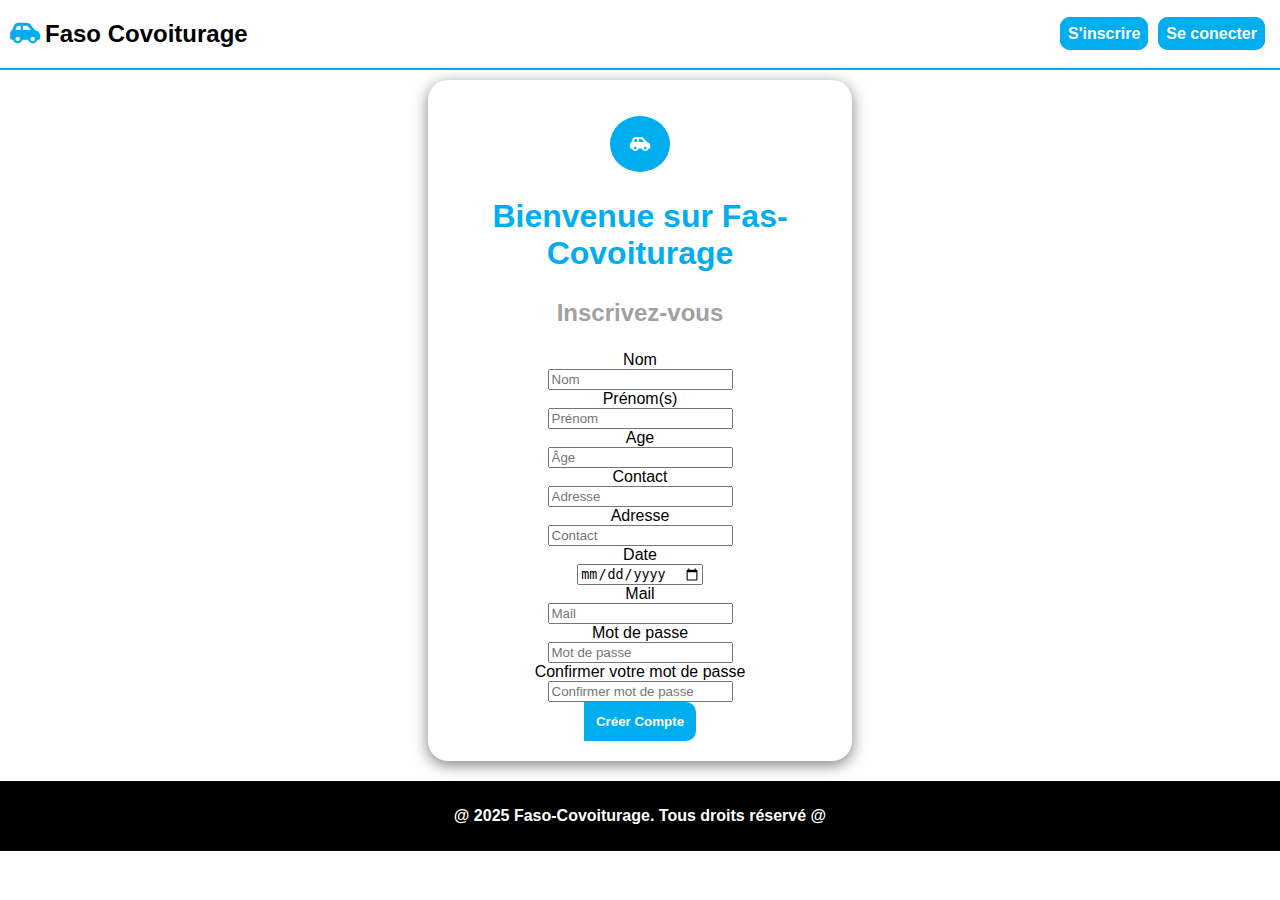
<file: htag/inscription.html>
<!DOCTYPE html>
<html lang="fr">
<head>
    <meta charset="UTF-8">
    <meta name="viewport" content="width=device-width, initial-scale=1.0">
    <title>Faso Covoiturage</title>
    <!-- Lieaison avec el fichier css -->
    <link rel="stylesheet" href="../css/style.css">

    <!-- FontAwersome -->
    <link rel="stylesheet" href="https://cdnjs.cloudflare.com/ajax/libs/font-awesome/6.5.0/css/all.min.css">

</head>
<body>
    <header>
        <div class="header_container">
            <div class="title_container">
                <h2> <i class="fa-solid fa-car-side"></i>Faso Covoiturage</h2>
                
            </div>
            <nav>
                <ul>
                    <li><a href="inscription.html">S'inscrire</a></li>
                    <li><a href="#">Se conecter</a></li>
                </ul>
            </nav>
        </div>
    </header>
    <div class="inscription_container">
        <p class="logo">
            <i class="fa-solid fa-car-side"></i>
        </p>
        <div class="inscrire">
            <h2>Bienvenue sur Fas-Covoiturage</h2>
            <p>Inscrivez-vous</p>
        </div>
        <div class="formulaire">
            <form action="" method="put">
                <div class="elem">
                    <label for="">Nom</label> <br>
                    <input type="text" name="name" id="name" placeholder="Nom"><br>
    
                    <label for="">Prénom(s)</label> <br>
                    <input type="text" name="prenom" id="prenom" placeholder="Prénom"><br>
                </div>

                <div>
                    <label for="">Age</label> <br>
                    <input type="number" name="age" id="age" placeholder="Âge"><br>
                    
                    <label for="">Contact</label> <br>
                    <input type="tel" name="contact" id="contact" placeholder="Adresse"><br>
                </div>

                <div>
                    <label for="">Adresse</label> <br>
                    <input type="text" name="adresse" id="adresse" placeholder="Contact"><br>
                
                    <label for="">Date</label> <br>
                    <input type="date" name="date" id="date" placeholder="Date"><br>
                </div>
                
                <label for="">Mail</label> <br>
                <input type="mail" name="mail" id="mail" placeholder="Mail"><br>
                <label for="">Mot de passe</label> <br>

                <input type="password" name="pwd" id="pwd" placeholder="Mot de passe"><br>

                <label for="">Confirmer votre mot de passe</label> <br>
                <input type="password" name="pwd" id="pwd" placeholder="Confirmer mot de passe"><br>

                <button type="submit">Créer Compte</button>
            </form>
        </div>
    </div>
    
    <footer>
        <p>@ 2025 Faso-Covoiturage. Tous droits réservé @</p>
    </footer>
</body>
</html>
</file>
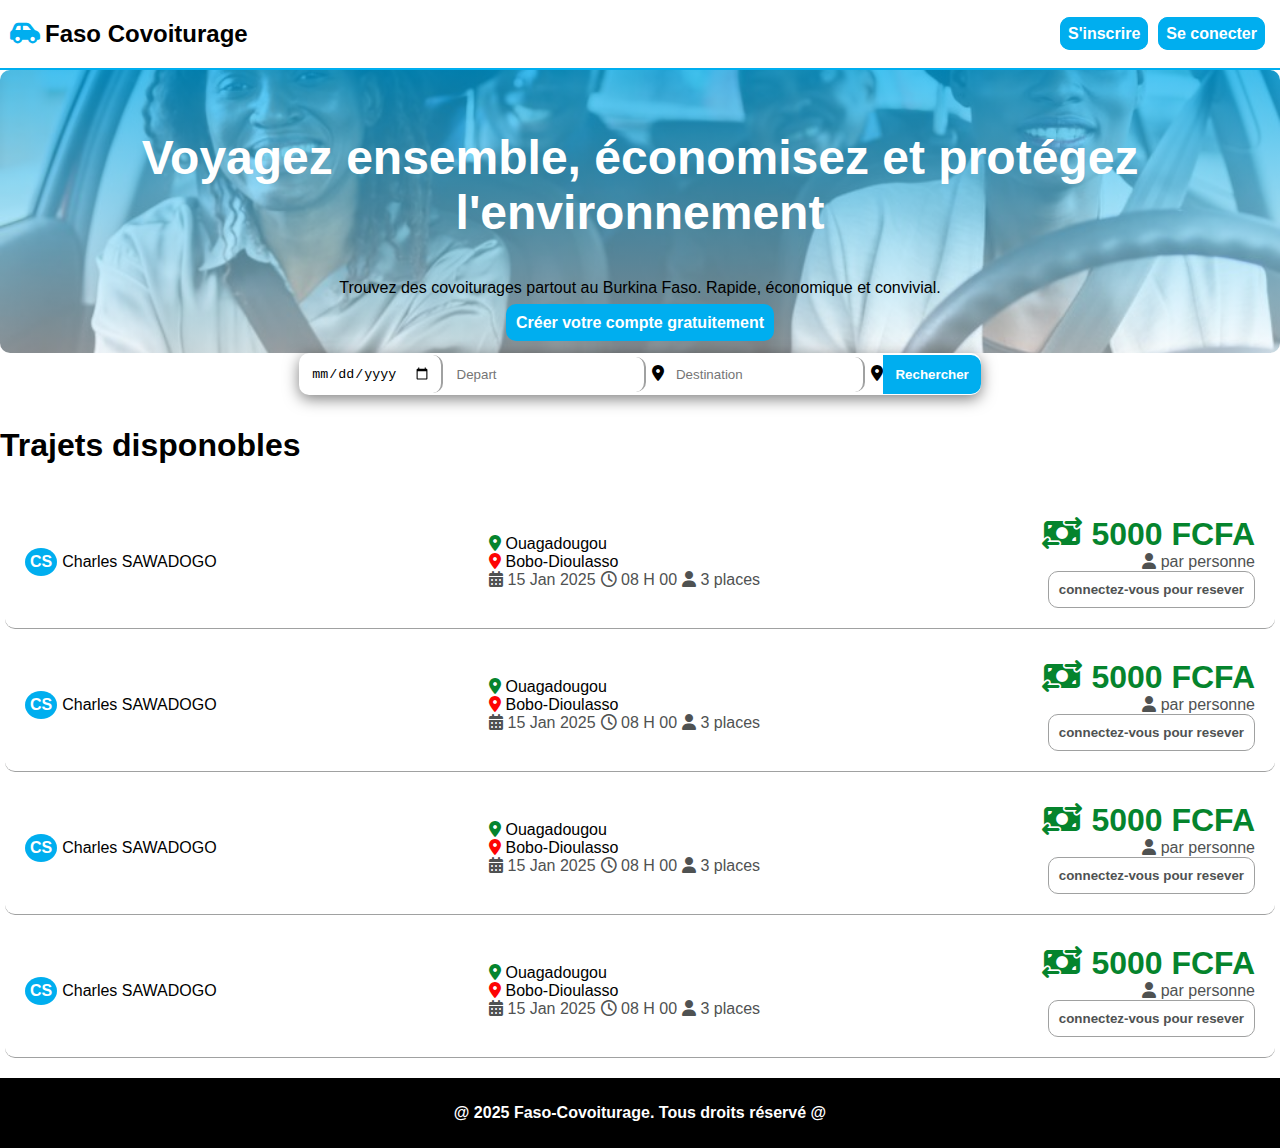
<file: htag/ndex.html>
<!DOCTYPE html>
<html lang="fr">
<head>
    <meta charset="UTF-8">
    <meta name="viewport" content="width=device-width, initial-scale=1.0">
    <title>Faso Covoiturage</title>
    <!-- Lieaison avec el fichier css -->
    <link rel="stylesheet" href="../css/style.css">

    <!-- FontAwersome -->
    <link rel="stylesheet" href="https://cdnjs.cloudflare.com/ajax/libs/font-awesome/6.5.0/css/all.min.css">

</head>
<body>
    <header>
        <div class="header_container">
            <div class="title_container">
                <h2> <i class="fa-solid fa-car-side"fa-solid fa-car-side"></i>Faso Covoiturage</h2>
                
            </div>
            <nav>
                <ul>
                    <li><a href="inscription.html">S'inscrire</a></li>
                    <li><a href="#">Se conecter</a></li>
                </ul>
            </nav>
        </div>
    </header>
    <div>
        <section class="welcome_section">
            <div class="welcome_container">
                <h2>Voyagez ensemble, économisez et protégez l'environnement</h2>
                <p class="welcome_p">Trouvez des covoiturages partout au Burkina Faso. Rapide, économique et convivial.</p>
                <button><a href="inscrire.html">Créer votre compte gratuitement</a></button>
            </div>
        </section>
        
        <div class="search_container">
            <form action="/search" method="get" role="search">
                <div class="date_container">
                    <input type="date" name="date_R" id="date_R" placeholder="Date de depart">
                </div>
                <div class="depart_container">
                    <input type="text" name="date_R" id="date_R" placeholder="Depart">
                    <i class="fa-solid fa-location-dot"></i>
                </div>
                <div class="destiny_container">
                    <input type="texte" name="date_R" id="date_R" placeholder="Destination">
                    <i class="fa-solid fa-location-dot"></i>
                </div>
                <div>
                    <button type="submit">Rechercher</button>
                </div>
            </form>
        </div>
        <section class="annonce_section">
            <div class="all_annonce">
                <h3>Trajets disponobles</h3>
                <div class="annonce">
                    <div class="name_container">
                        <div class="logo_container">
                            <p>CS</p>
                        </div>
                        <p>Charles SAWADOGO</p>
                    </div>
                    <div class="detail_container">
                        <div class="lieu_container">
                            <label class="dep"><i class="fa-solid fa-location-dot"></i> Ouagadougou</label> <br>
                            <label class="desc"><i class="fa-solid fa-location-dot"></i> Bobo-Dioulasso</label>
                        </div>
                        <div class="date_container">
                            <label class="date"><i class="fa-solid fa-calendar-days"></i> 15 Jan 2025</label>
                            <label class="date"><i class="fa-regular fa-clock"></i> 08 H 00</label>
                            <label class="date"><i class="fa-solid fa-user"></i> 3 places</label>
                        </div>
                    </div>
                    <div class="prix_container">
                        <label class="prix"><i class="fa-solid fa-money-bill-transfer"></i> 5000 FCFA</label> <br>
                        <label class="pers"><i class="fa-solid fa-user"></i> par personne</label><br>
                        <button>connectez-vous pour resever</button>
                    </div>
                </div>

                <div class="annonce">
                    <div class="name_container">
                        <div class="logo_container">
                            <p>CS</p>
                        </div>
                        <p>Charles SAWADOGO</p>
                    </div>
                    <div class="detail_container">
                        <div class="lieu_container">
                            <label class="dep"><i class="fa-solid fa-location-dot"></i> Ouagadougou</label> <br>
                            <label class="desc"><i class="fa-solid fa-location-dot"></i> Bobo-Dioulasso</label>
                        </div>
                        <div class="date_container">
                            <label class="date"><i class="fa-solid fa-calendar-days"></i> 15 Jan 2025</label>
                            <label class="date"><i class="fa-regular fa-clock"></i> 08 H 00</label>
                            <label class="date"><i class="fa-solid fa-user"></i> 3 places</label>
                        </div>
                    </div>
                    <div class="prix_container">
                        <label class="prix"><i class="fa-solid fa-money-bill-transfer"></i> 5000 FCFA</label> <br>
                        <label class="pers"><i class="fa-solid fa-user"></i> par personne</label><br>
                        <button>connectez-vous pour resever</button>
                    </div>
                </div>

                <div class="annonce">
                    <div class="name_container">
                        <div class="logo_container">
                            <p>CS</p>
                        </div>
                        <p>Charles SAWADOGO</p>
                    </div>
                    <div class="detail_container">
                        <div class="lieu_container">
                            <label class="dep"><i class="fa-solid fa-location-dot"></i> Ouagadougou</label> <br>
                            <label class="desc"><i class="fa-solid fa-location-dot"></i> Bobo-Dioulasso</label>
                        </div>
                        <div class="date_container">
                            <label class="date"><i class="fa-solid fa-calendar-days"></i> 15 Jan 2025</label>
                            <label class="date"><i class="fa-regular fa-clock"></i> 08 H 00</label>
                            <label class="date"><i class="fa-solid fa-user"></i> 3 places</label>
                        </div>
                    </div>
                    <div class="prix_container">
                        <label class="prix"><i class="fa-solid fa-money-bill-transfer"></i> 5000 FCFA</label> <br>
                        <label class="pers"><i class="fa-solid fa-user"></i> par personne</label><br>
                        <button>connectez-vous pour resever</button>
                    </div>
                </div>

                <div class="annonce">
                    <div class="name_container">
                        <div class="logo_container">
                            <p>CS</p>
                        </div>
                        <p>Charles SAWADOGO</p>
                    </div>
                    <div class="detail_container">
                        <div class="lieu_container">
                            <label class="dep"><i class="fa-solid fa-location-dot"></i> Ouagadougou</label> <br>
                            <label class="desc"><i class="fa-solid fa-location-dot"></i> Bobo-Dioulasso</label>
                        </div>
                        <div class="date_container">
                            <label class="date"><i class="fa-solid fa-calendar-days"></i> 15 Jan 2025</label>
                            <label class="date"><i class="fa-regular fa-clock"></i> 08 H 00</label>
                            <label class="date"><i class="fa-solid fa-user"></i> 3 places</label>
                        </div>
                    </div>
                    <div class="prix_container">
                        <label class="prix"><i class="fa-solid fa-money-bill-transfer"></i> 5000 FCFA</label> <br>
                        <label class="pers"><i class="fa-solid fa-user"></i> par personne</label><br>
                        <button>connectez-vous pour resever</button>
                    </div>
                </div>
            </div>

            
        </section>
    </div>
    
    <footer>
        <p>@ 2025 Faso-Covoiturage. Tous droits réservé @</p>
    </footer>
</body>
</html>
</file>
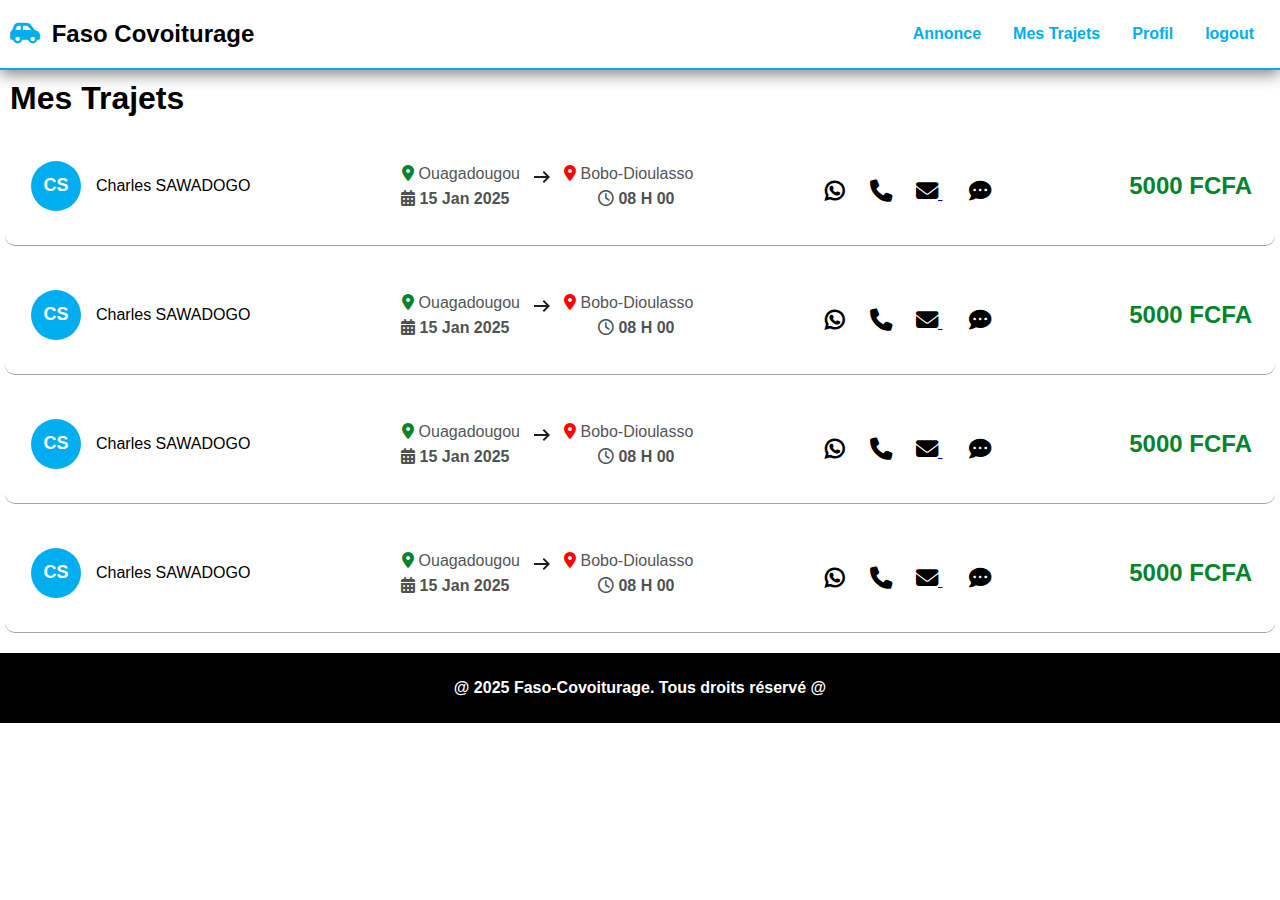
<file: htag/trajet.html>
<!DOCTYPE html>
<html lang="fr">
<head>
    <meta charset="UTF-8">
    <meta name="viewport" content="width=device-width, initial-scale=1.0">
    <title>Faso Covoiturage</title>
    <!-- Lieaison avec el fichier css -->
    <link rel="stylesheet" href="../css/trajet.css">

    <!-- Icon de de la plateforme -->
    <link rel="icon" href="../image/log.png">

    <!-- FontAwersome -->
    <link rel="stylesheet" href="https://cdnjs.cloudflare.com/ajax/libs/font-awesome/6.5.0/css/all.min.css">

</head>
<body>
    <header>
        <div class="header_container">
            <div class="title_container">
                <h2>
                    <i class="fa-solid fa-car-side"></i>
                    <a href="welcome.html">Faso Covoiturage</a>
                </h2>
                
            </div>
            <nav>
                <ul>
                    <li>
                        <!-- <i class="fa-solid fa-plus"></i> -->
                        <a href="annonce.html">Annonce</a>
                    </li>
                    <li>
                        <!-- <i class="fa-solid fa-car-side"></i> -->
                        <a href="trajet.html">Mes Trajets</a></button>
                    </li>
                    <li>
                        <!-- <i class="fa-solid fa-user"></i> -->
                        <a href="user.html">Profil</a>
                    </li>
                    <li>
                        <!-- <i class="fa-solid fa-right-from-bracket"></i> -->
                        <a href="index.html">logout</a>
                    </li>
                </ul>
            </nav>
        </div>
    </header>
    <div>
        <section class="annonce_section">
            <div class="all_annonce">
                <h3>Mes Trajets</h3>
                <!-- Annonce -->

                <div class="annonce">
                    <!-- Nom du membre -->
                    <div class="name_container">
                        <div class="logo_container">
                            <p>CS</p>
                        </div>
                        <p>Charles SAWADOGO</p>
                    </div>
                    <div class="detail_container">
                        <!-- Trajet -->
                        <div class="lieu_container">
                            <label class="dep"><i class="fa-solid fa-location-dot"></i> Ouagadougou</label> <br>
                            <img src="../image/fleche.png"><br>
                            <label class="desc"><i class="fa-solid fa-location-dot"></i> Bobo-Dioulasso</label>
                        </div>
                        <!-- horaire et nombre de place -->
                        <div class="date_container">
                            <label class="date"><i class="fa-solid fa-calendar-days"></i> 15 Jan 2025</label>
                            <label class="date"><i class="fa-regular fa-clock"></i> 08 H 00</label>
                            <!-- <label class="date"><i class="fa-solid fa-user"></i> 3 places</label> -->
                        </div>
                        <!-- Contacts -->
                    </div>
                    <div class="contact">
                        <label class="whatsapp"><a href="https://wa.me/22602170888"><i class="fa-brands fa-whatsapp"></i></a></label>
                        <label class="telephone"><a href="tel:+22667543291"><i class="fa-solid fa-phone"></i></a></label>
                        <label class="mail"><a href="mailto:sawadogosakalo@gmail.com"><i class="fa-solid fa-envelope"></i> </a></i></label>
                        <button class="mes" onclick="openPopupsms()"><i class="fa-solid fa-comment-dots"></i></button>
                    </div>
                    <!-- Autres informations -->
                    <div class="other">
                        <div class="prix_container">
                            <label class="prix"> 5000 FCFA</label> <br>
                        </div>
                        <!-- Discussion -->
                        <div class="sms">
                        </div>
                        
                    </div>
                    
                </div>

                 <div class="annonce">
                    <!-- Nom du membre -->
                    <div class="name_container">
                        <div class="logo_container">
                            <p>CS</p>
                        </div>
                        <p>Charles SAWADOGO</p>
                    </div>
                    <div class="detail_container">
                        <!-- Trajet -->
                        <div class="lieu_container">
                            <label class="dep"><i class="fa-solid fa-location-dot"></i> Ouagadougou</label> <br>
                            <img src="../image/fleche.png"><br>
                            <label class="desc"><i class="fa-solid fa-location-dot"></i> Bobo-Dioulasso</label>
                        </div>
                        <!-- horaire et nombre de place -->
                        <div class="date_container">
                            <label class="date"><i class="fa-solid fa-calendar-days"></i> 15 Jan 2025</label>
                            <label class="date"><i class="fa-regular fa-clock"></i> 08 H 00</label>
                            <!-- <label class="date"><i class="fa-solid fa-user"></i> 3 places</label> -->
                        </div>
                        <!-- Contacts -->
                    </div>
                    <div class="contact">
                        <label class="whatsapp"><a href="https://wa.me/22602170888"><i class="fa-brands fa-whatsapp"></i></a></label>
                        <label class="telephone"><a href="tel:+22667543291"><i class="fa-solid fa-phone"></i></a></label>
                        <label class="mail"><a href="mailto:sawadogosakalo@gmail.com"><i class="fa-solid fa-envelope"></i> </a></i></label>
                        <button class="mes" onclick="openPopupsms()"><i class="fa-solid fa-comment-dots"></i></button>
                    </div>
                    <!-- Autres informations -->
                    <div class="other">
                        <div class="prix_container">
                            <label class="prix"> 5000 FCFA</label> <br>
                        </div>
                        <!-- Discussion -->
                        <div class="sms">
                        </div>
                        
                    </div>
                    
                </div>

                 <div class="annonce">
                    <!-- Nom du membre -->
                    <div class="name_container">
                        <div class="logo_container">
                            <p>CS</p>
                        </div>
                        <p>Charles SAWADOGO</p>
                    </div>
                    <div class="detail_container">
                        <!-- Trajet -->
                        <div class="lieu_container">
                            <label class="dep"><i class="fa-solid fa-location-dot"></i> Ouagadougou</label> <br>
                            <img src="../image/fleche.png"><br>
                            <label class="desc"><i class="fa-solid fa-location-dot"></i> Bobo-Dioulasso</label>
                        </div>
                        <!-- horaire et nombre de place -->
                        <div class="date_container">
                            <label class="date"><i class="fa-solid fa-calendar-days"></i> 15 Jan 2025</label>
                            <label class="date"><i class="fa-regular fa-clock"></i> 08 H 00</label>
                            <!-- <label class="date"><i class="fa-solid fa-user"></i> 3 places</label> -->
                        </div>
                        <!-- Contacts -->
                    </div>
                    <div class="contact">
                        <label class="whatsapp"><a href="https://wa.me/22602170888"><i class="fa-brands fa-whatsapp"></i></a></label>
                        <label class="telephone"><a href="tel:+22667543291"><i class="fa-solid fa-phone"></i></a></label>
                        <label class="mail"><a href="mailto:sawadogosakalo@gmail.com"><i class="fa-solid fa-envelope"></i> </a></i></label>
                        <button class="mes" onclick="openPopupsms()"><i class="fa-solid fa-comment-dots"></i></button>
                    </div>
                    <!-- Autres informations -->
                    <div class="other">
                        <div class="prix_container">
                            <label class="prix"> 5000 FCFA</label> <br>
                        </div>
                        <!-- Discussion -->
                        <div class="sms">
                        </div>
                        
                    </div>
                    
                </div>

                
                 <div class="annonce">
                    <!-- Nom du membre -->
                    <div class="name_container">
                        <div class="logo_container">
                            <p>CS</p>
                        </div>
                        <p>Charles SAWADOGO</p>
                    </div>
                    <div class="detail_container">
                        <!-- Trajet -->
                        <div class="lieu_container">
                            <label class="dep"><i class="fa-solid fa-location-dot"></i> Ouagadougou</label> <br>
                            <img src="../image/fleche.png"><br>
                            <label class="desc"><i class="fa-solid fa-location-dot"></i> Bobo-Dioulasso</label>
                        </div>
                        <!-- horaire et nombre de place -->
                        <div class="date_container">
                            <label class="date"><i class="fa-solid fa-calendar-days"></i> 15 Jan 2025</label>
                            <label class="date"><i class="fa-regular fa-clock"></i> 08 H 00</label>
                            <!-- <label class="date"><i class="fa-solid fa-user"></i> 3 places</label> -->
                        </div>
                        <!-- Contacts -->
                    </div>
                    <div class="contact">
                        <label class="whatsapp"><a href="https://wa.me/22602170888"><i class="fa-brands fa-whatsapp"></i></a></label>
                        <label class="telephone"><a href="tel:+22667543291"><i class="fa-solid fa-phone"></i></a></label>
                        <label class="mail"><a href="mailto:sawadogosakalo@gmail.com"><i class="fa-solid fa-envelope"></i> </a></i></label>
                        <button class="mes" onclick="openPopupsms()"><i class="fa-solid fa-comment-dots"></i></button>
                    </div>
                    <!-- Autres informations -->
                    <div class="other">
                        <div class="prix_container">
                            <label class="prix"> 5000 FCFA</label> <br>
                        </div>
                        <!-- Discussion -->
                        <div class="sms">
                        </div>
                        
                    </div>
                    
                </div>

                <!-- popup de messagerie -->

                <div class="popup_overlay" id="popupsms">
                    <div class="popup_sms">
                        <span class="close_btn1" onclick="closePopupsms()">×</span>
                        <div class="popup_container1">
                            <div class="name_container">
                                <div class="logo_container">
                                    <p>CS</p>
                                </div>
                                <p>Charles SAWADOGO</p>
                            </div >
                            <hr>
                            <div class="chat_box">

                            </div>
                            <div class="input_box">
                                <form action="" method="post">
                                    <input type="text" id="sms" name="sms" placeholder="Aa">
                                    <button type="submit"><img src="../image/send.png" title="Envoyer"></button>
                                </form>
                            </div>
                        </div>
                    </div>
                </div>
            </div>
            
        </section>
    </div>
    
    <footer>
        <p>@ 2025 Faso-Covoiturage. Tous droits réservé @</p>
    </footer>

    <script>
        function openPopup() {
            document.getElementById("popupOverlay").style.display = "flex";
        }

        function closePopup() {
            document.getElementById("popupOverlay").style.display = "none";
        }

        <!-- sms -->
        function openPopupsms() {
            document.getElementById("popupsms").style.display = "flex";
        }
        
        function closePopupsms() {
            document.getElementById("popupsms").style.display = "none";
        }

        function openPopupAdd() {
            document.getElementById("popupAdd").style.display = "flex";
        }
        
        function closePopupAdd() {
            document.getElementById("popupAdd").style.display = "none";
        }
        
    </script>
</body>
</html>
</file>
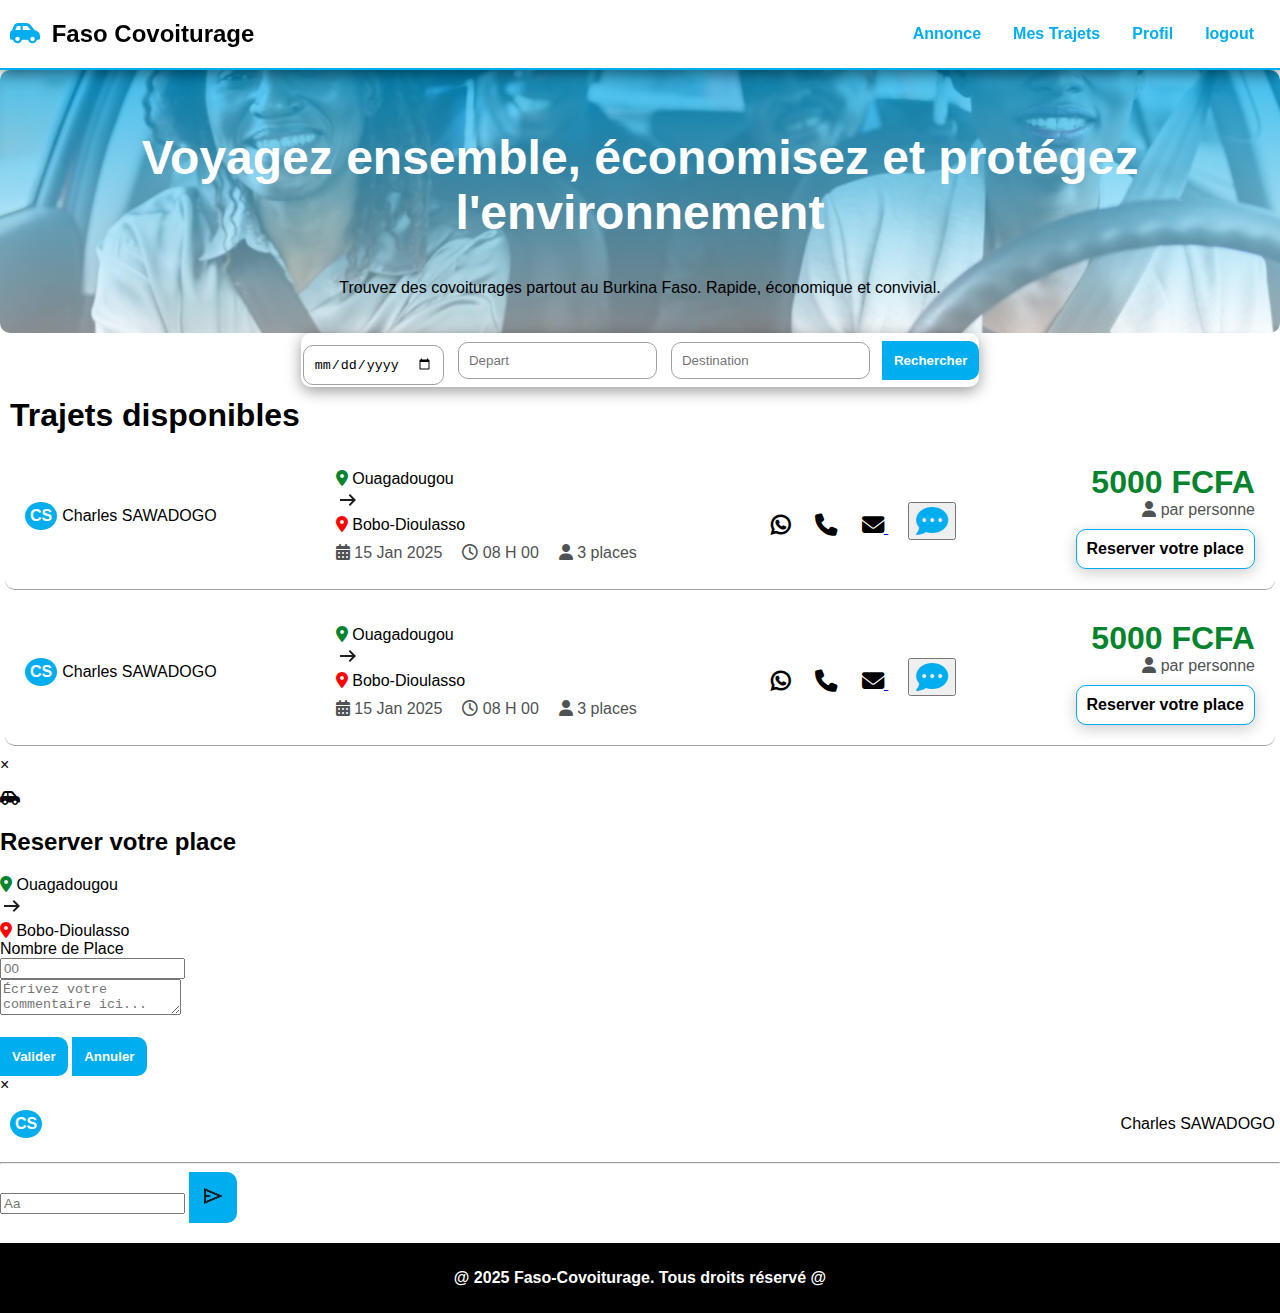
<file: htag/welcome.html>
<!DOCTYPE html>
<html lang="fr">
<head>
    <meta charset="UTF-8">
    <meta name="viewport" content="width=device-width, initial-scale=1.0">
    <title>Faso Covoiturage</title>
    <!-- Lieaison avec el fichier css -->
    <link rel="stylesheet" href="../css/welcome.css">

    <!-- Icon de de la plateforme -->
    <link rel="icon" href="../image/log.png">

    <!-- FontAwersome -->
    <link rel="stylesheet" href="https://cdnjs.cloudflare.com/ajax/libs/font-awesome/6.5.0/css/all.min.css">

</head>
<body>
    <header>
        <div class="header_container">
            <div class="title_container">
                <h2>
                    <i class="fa-solid fa-car-side"></i>
                    <a href="welcome.html">Faso Covoiturage</a>
                </h2>
                
            </div>
            <nav>
                <ul>
                    <li>
                        <!-- <i class="fa-solid fa-plus"></i> -->
                        <a href="annonce.html">Annonce</a>
                    </li>
                    <li>
                        <!-- <i class="fa-solid fa-car-side"></i> -->
                        <a href=".html">Mes Trajets</a></button>
                    </li>
                    <li>
                        <!-- <i class="fa-solid fa-user"></i> -->
                        <a href="user.html">Profil</a>
                    </li>
                    <li>
                        <!-- <i class="fa-solid fa-right-from-bracket"></i> -->
                        <a href="index.html">logout</a>
                    </li>
                </ul>
            </nav>
        </div>
    </header>
    <div>
        <section class="welcome_section">
            <div class="welcome_container">
                <h2>Voyagez ensemble, économisez et protégez l'environnement</h2>
                <p class="welcome_p">Trouvez des covoiturages partout au Burkina Faso. Rapide, économique et convivial.</p>
            </div>
        </section>
        
        <div class="search_container">
            <form action="/search" method="get" role="search">
                <div class="date_container">
                    <input type="date" name="date_R" id="date_R" placeholder="Date de depart">
                </div>
                <div class="depart_container">
                    <input type="text" name="date_R" id="date_R" placeholder="Depart">
                    <!-- <i class="fa-solid fa-location-dot"></i> -->
                </div>
                <div class="destiny_container">
                    <input type="texte" name="date_R" id="date_R" placeholder="Destination">
                    <!-- <i class="fa-solid fa-location-dot"></i> -->
                </div>
                <div>
                    <button type="submit">Rechercher</button>
                </div>
            </form>
        </div>
        <section class="annonce_section">
            <div class="all_annonce">
                <h3>Trajets disponibles</h3>
                <!-- Annonce -->

                <div class="annonce">
                    <!-- Nom du membre -->
                    <div class="name_container">
                        <div class="logo_container">
                            <p>CS</p>
                        </div>
                        <p>Charles SAWADOGO</p>
                    </div>
                    <div class="detail_container">
                        <!-- Trajet -->
                        <div class="lieu_container">
                            <label class="dep"><i class="fa-solid fa-location-dot"></i> Ouagadougou</label> <br>
                            <img src="../image/fleche.png"><br>
                            <label class="desc"><i class="fa-solid fa-location-dot"></i> Bobo-Dioulasso</label>
                        </div>
                        <!-- horaire et nombre de place -->
                        <div class="date_container">
                            <label class="date"><i class="fa-solid fa-calendar-days"></i> 15 Jan 2025</label>
                            <label class="date"><i class="fa-regular fa-clock"></i> 08 H 00</label>
                            <label class="date"><i class="fa-solid fa-user"></i> 3 places</label>
                        </div>
                        <!-- Contacts -->
                    </div>
                    <div class="contact">
                        <label class="whatsapp"><a href="https://wa.me/22602170888"><i class="fa-brands fa-whatsapp"></i></a></label>
                        <label class="telephone"><a href="tel:+22667543291"><i class="fa-solid fa-phone"></i></a></label>
                        <label class="mail"><a href="mailto:sawadogosakalo@gmail.com"><i class="fa-solid fa-envelope"></i> </a></i></label>
                        <button class="mes" onclick="openPopupsms()"><i class="fa-solid fa-comment-dots"></i></button>
                    </div>
                    <!-- Autres informations -->
                    <div class="other">
                        <div class="prix_container">
                            <label class="prix"> 5000 FCFA</label> <br>
                            <label class="pers"><i class="fa-solid fa-user"></i> par personne</label><br>
                        </div>
                        <!-- Discussion -->
                        <div class="sms">
                            <button class="reserve"  onclick="openPopup()">Reserver votre place</button>
                        </div>
                        
                    </div>
                    
                </div>

                <div class="annonce">
                    <!-- Nom du membre -->
                    <div class="name_container">
                        <div class="logo_container">
                            <p>CS</p>
                        </div>
                        <p>Charles SAWADOGO</p>
                    </div>
                    <div class="detail_container">
                        <!-- Trajet -->
                        <div class="lieu_container">
                            <label class="dep"><i class="fa-solid fa-location-dot"></i> Ouagadougou</label> <br>
                            <img src="../image/fleche.png"><br>
                            <label class="desc"><i class="fa-solid fa-location-dot"></i> Bobo-Dioulasso</label>
                        </div>
                        <!-- horaire et nombre de place -->
                        <div class="date_container">
                            <label class="date"><i class="fa-solid fa-calendar-days"></i> 15 Jan 2025</label>
                            <label class="date"><i class="fa-regular fa-clock"></i> 08 H 00</label>
                            <label class="date"><i class="fa-solid fa-user"></i> 3 places</label>
                        </div>
                        <!-- Contacts -->
                    </div>
                    <div class="contact">
                        <label class="whatsapp"><a href="https://wa.me/22602170888"><i class="fa-brands fa-whatsapp"></i></a></label>
                        <label class="telephone"><a href="tel:+22667543291"><i class="fa-solid fa-phone"></i></a></label>
                        <label class="mail"><a href="mailto:sawadogosakalo@gmail.com"><i class="fa-solid fa-envelope"></i> </a></i></label>
                        <button class="mes" onclick="openPopupsms()"><i class="fa-solid fa-comment-dots"></i></button>
                    </div>
                    <!-- Autres informations -->
                    <div class="other">
                        <div class="prix_container">
                            <label class="prix"> 5000 FCFA</label> <br>
                            <label class="pers"><i class="fa-solid fa-user"></i> par personne</label><br>
                        </div>
                        <!-- Discussion -->
                        <div class="sms">
                            <button class="reserve" onclick="openPopup()">Reserver votre place</button>
                        </div>
                    </div>
                    
                </div>
                <div class="popup_overlay" id="popupOverlay">
                    <div class="popup_reservation">
                        <span class="close_btn" onclick="closePopup()">×</span>
                        <p>
                            <i class="fa-solid fa-car-side"></i>
                        </p>
                            
                        <div class="popup_container">
                            <h2>Reserver votre place</h2>
                            <div class="lieu_container">
                                <label class="dep"><i class="fa-solid fa-location-dot"></i> Ouagadougou</label> <br>
                                <img src="../image/fleche.png"><br>
                                <label class="desc"><i class="fa-solid fa-location-dot"></i> Bobo-Dioulasso</label>
                            </div>
                                    
                            <form action="" method="post">
                                <div class="nbr">
                                    <label for="">Nombre de Place</label><br>
                                    <input  type="number" id="nbr" name="nbr" placeholder="00"><br>
                                </div>
                                <textarea id="commentaire" name="commentaire" placeholder="Écrivez votre commentaire ici..."></textarea><br><br>
                                <div class="bnt">
                                    <button type="submit">Valider</button>
                                    <button class="reset" type="reset">Annuler</button>
                                </div>
                            </form>
                        </div>
                    </div>
                </div>

                <!-- popup de messagerie -->

                <div class="popup_overlay" id="popupsms">
                    <div class="popup_sms">
                        <span class="close_btn1" onclick="closePopupsms()">×</span>
                        <div class="popup_container1">
                            <div class="name_container">
                                <div class="logo_container">
                                    <p>CS</p>
                                </div>
                                <p>Charles SAWADOGO</p>
                            </div >
                            <hr>
                            <div class="chat_box">

                            </div>
                            <div class="input_box">
                                <form action="" method="post">
                                    <input type="text" id="sms" name="sms" placeholder="Aa">
                                    <button type="submit"><img src="../image/send.png" title="Envoyer"></button>
                                </form>
                            </div>
                        </div>
                    </div>
                </div>
            </div>
            
        </section>
    </div>
    
    <footer>
        <p>@ 2025 Faso-Covoiturage. Tous droits réservé @</p>
    </footer>

    <script>
        function openPopup() {
            document.getElementById("popupOverlay").style.display = "flex";
        }

        function closePopup() {
            document.getElementById("popupOverlay").style.display = "none";
        }

        <!-- sms -->
        function openPopupsms() {
            document.getElementById("popupsms").style.display = "flex";
        }
        
        function closePopupsms() {
            document.getElementById("popupsms").style.display = "none";
        }

        
    </script>
</body>
</html>
</file>
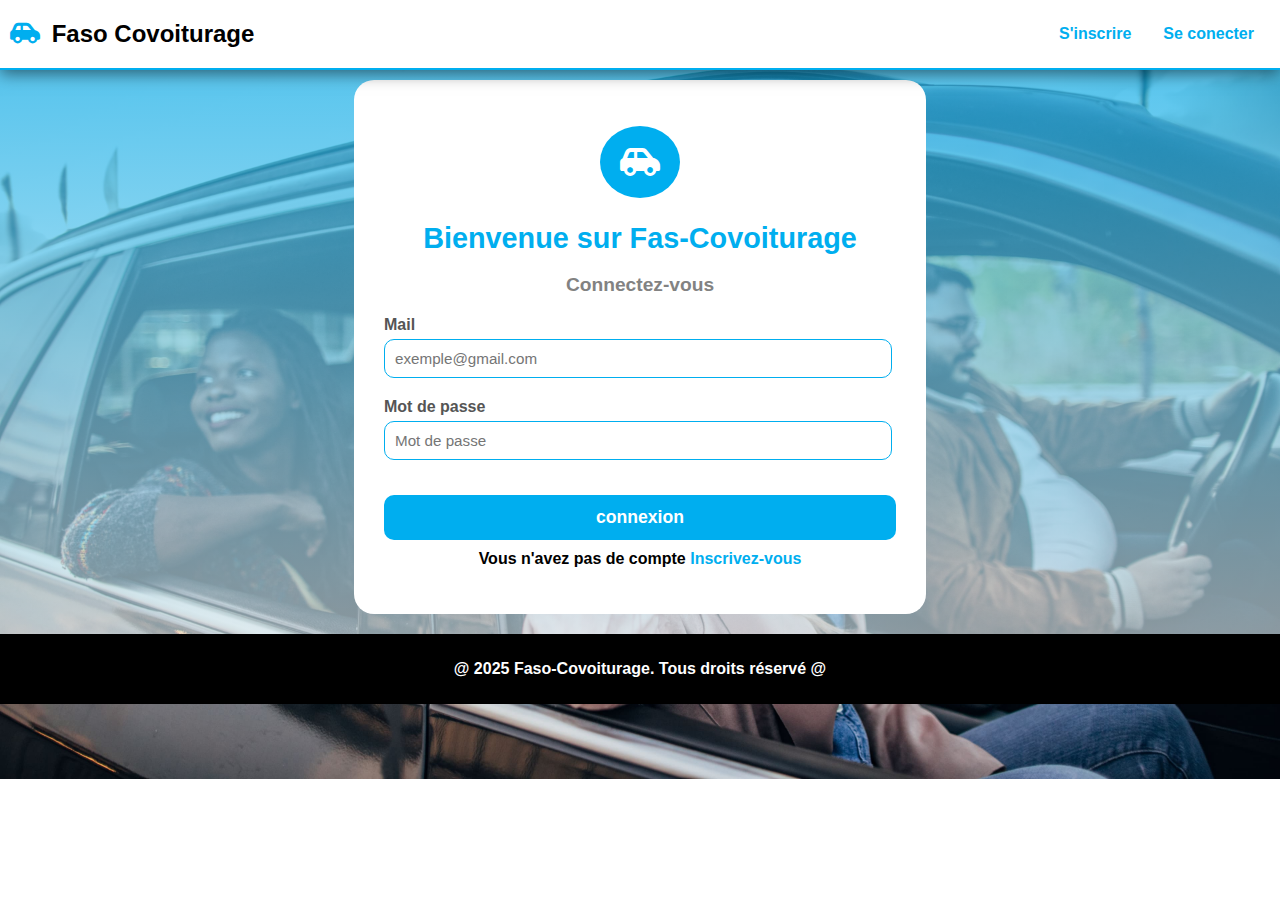
<file: htag/Auth/connexion.html>
<!DOCTYPE html>
<html lang="fr">
<head>
    <meta charset="UTF-8">
    <meta name="viewport" content="width=device-width, initial-scale=1.0">
    <title>Faso Covoiturage</title>
    <!-- Lieaison avec el fichier css -->
    <link rel="stylesheet" href="../../css/connexion.css">

    <!-- FontAwersome -->
    <link rel="stylesheet" href="https://cdnjs.cloudflare.com/ajax/libs/font-awesome/6.5.0/css/all.min.css">

</head>
<body class="sous">
    <header>
        <div class="header_container">
            <div class="title_container">
                <h2>
                    <i class="fa-solid fa-car-side"></i>
                    <a href="../index.html">Faso Covoiturage</a>
                </h2>
        </div>
        <nav>
                <ul>
                    <li><a href="inscription.html">S'inscrire</a></li>
                    <li><a href="connexion.html">Se conecter</a></li>
                </ul>
            </nav>
        </div>
    </header>
    <div class="inscription_container">
        <p class="logo">
            <i class="fa-solid fa-car-side"></i>
        </p>
        <div class="inscrire">
            <h2>Bienvenue sur Fas-Covoiturage</h2>
            <p>Connectez-vous</p>
        </div>
        <div class="formulaire">
            <form action="" method="put">
                <div class="mail">
                    <label for="">Mail</label> <br>
                    <input type="mail" name="mail" id="mail" placeholder="exemple@gmail.com" required><br>
                </div>
                <div class="mail" >
                    <label for="">Mot de passe</label> <br>
                    <input type="password" name="pwd" id="pwd" placeholder="Mot de passe" required><br>
                </div>

                <button type="submit"><a href="../welcome.html">connexion</a></button>
            </form>
            <p>Vous n'avez pas de compte <a href="inscription.html">Inscrivez-vous</a></p>
        </div>
    </div>
    
    <footer>
        <p>@ 2025 Faso-Covoiturage. Tous droits réservé @</p>
    </footer>
</body>
</html>
</file>
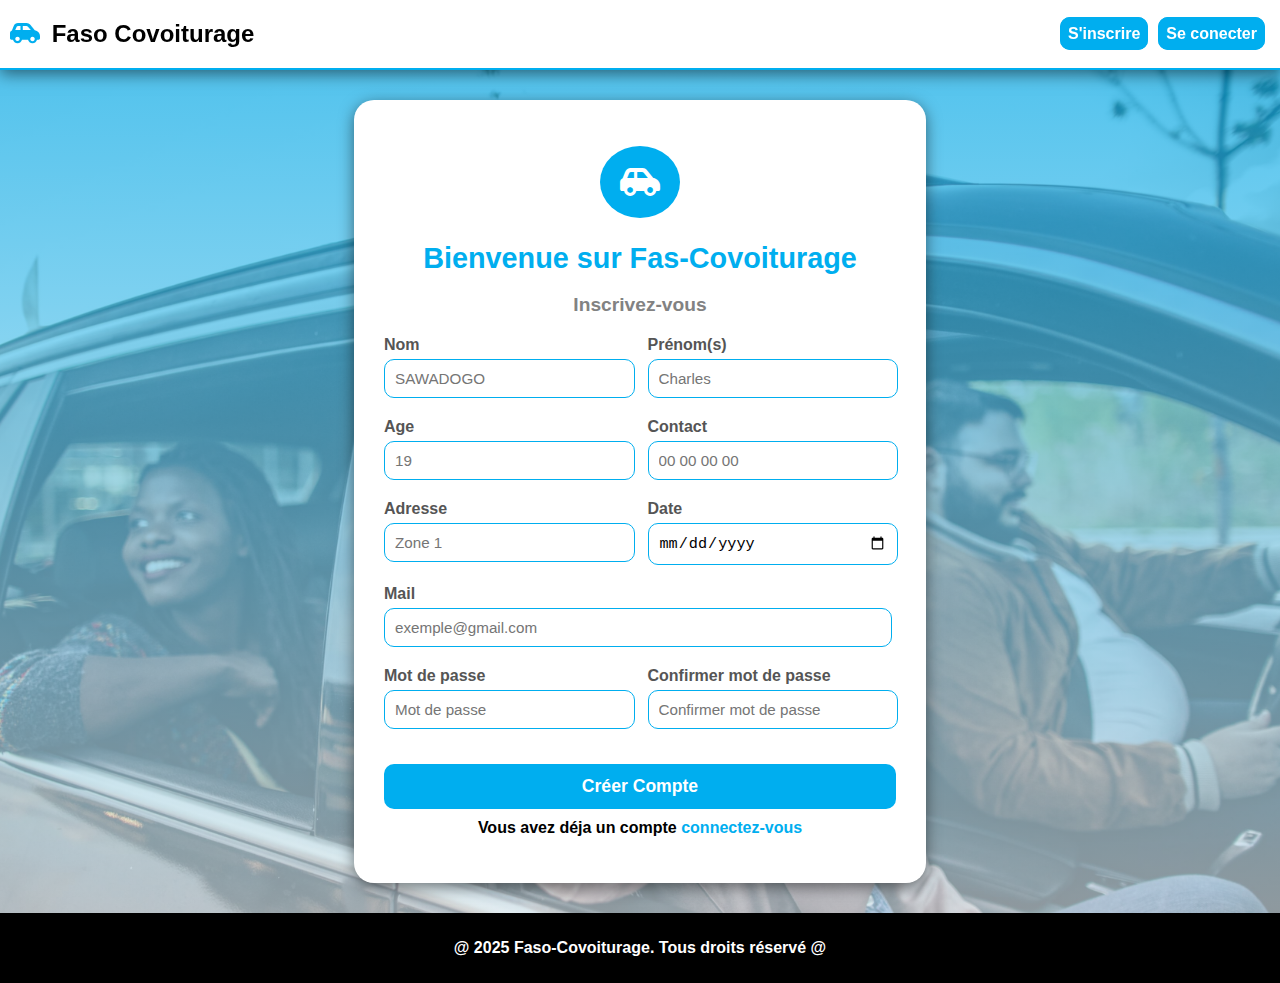
<file: htag/Auth/inscription.html>
<!DOCTYPE html>
<html lang="fr">
<head>
    <meta charset="UTF-8">
    <meta name="viewport" content="width=device-width, initial-scale=1.0">
    <title>Faso Covoiturage</title>
    <!-- Lieaison avec el fichier css -->
    <link rel="stylesheet" href="../../css/inscription.css">

    <!-- FontAwersome -->
    <link rel="stylesheet" href="https://cdnjs.cloudflare.com/ajax/libs/font-awesome/6.5.0/css/all.min.css">

</head>
<body class="sous">
    <header>
        <div class="header_container">
            <div class="title_container">
                <h2>
                    <i class="fa-solid fa-car-side"></i>
                    <a href="../index.html">Faso Covoiturage</a>
                </h2>
        </div>
        <nav>
                <ul>
                    <li><a href="inscription.html">S'inscrire</a></li>
                    <li><a href="connexion.html">Se conecter</a></li>
                </ul>
            </nav>
        </div>
    </header>
    <div class="inscription_container">
        <p class="logo">
            <i class="fa-solid fa-car-side"></i>
        </p>
        <div class="inscrire">
            <h2>Bienvenue sur Fas-Covoiturage</h2>
            <p>Inscrivez-vous</p>
        </div>
        <div class="formulaire">
            <form action="" method="put">
                <div class="elem">
                    <div class="separ">
                        <label for="">Nom</label> <br>
                        <input type="text" name="name" id="name" placeholder="SAWADOGO"><br>
                    </div>
                    <div>
                        <label for="">Prénom(s)</label> <br>
                        <input type="text" name="prenom" id="prenom" placeholder="Charles"><br>
                    </div>
                </div>

                <div class="elem">
                    <div class="separ">
                        <label for="">Age</label> <br>
                        <input type="number" name="age" id="age" placeholder="19"><br>
                    </div>
                    
                    <div>
                        <label for="">Contact</label> <br>
                        <input type="tel" name="contact" id="contact" placeholder="00 00 00 00"><br>
                    </div>
                </div>

                <div class="elem">
                    <div class="separ">
                        <label for="">Adresse</label> <br>
                        <input type="text" name="adresse" id="adresse" placeholder="Zone 1"><br>
                    </div>
                
                    <div>
                        <label for="">Date</label> <br>
                        <input type="date" name="date" id="date" placeholder="Date"><br>
                    </div>
                </div>
                
                <div class="mail">
                    <label for="">Mail</label> <br>
                    <input type="mail" name="mail" id="mail" placeholder="exemple@gmail.com" required><br>
                </div>
                <div class="elem">
                    <div class="separ" >
                        <label for="">Mot de passe</label> <br>
                        <input type="password" name="pwd" id="pwd" placeholder="Mot de passe" required><br>
                    </div>
    
                    <div>
                        <label for="">Confirmer mot de passe</label> <br>
                        <input type="password" name="pwd" id="pwd" placeholder="Confirmer mot de passe" required><br>
                    </div>
                </div>

                <button type="submit">Créer Compte</button>
            </form>
            <p>Vous avez déja un compte <a href="connexion.html">connectez-vous</a></p>
        </div>
    </div>
    
    <footer>
        <p>@ 2025 Faso-Covoiturage. Tous droits réservé @</p>
    </footer>
</body>
</html>
</file>
<file: css/style.css>
/* Definition des couleur */
:root{
    --color-menu:#00AEEF;
    --color-menu-focus:#72c6f0;
    --bg-color-menu: #ffffff;
}
/* Définition de police */

@font-face {
    font-family: "GT Eesti";
    src: url("font/GT-Eesti-Display-Medium-Trial.otf") format("otf");
    src: url("font/GT-Eesti-Display-UltraBold-Italic-Trial.otf") format("otf");
    src: url("font/GT-Eesti-Display-Bold-Trial.otf") format("otf");
}

/* Style général */
body{
    background-color: white;
    margin: 0px;
    padding: 0px;
    font-family: "GT Eesti", 'Lucida Sans', 'Lucida Sans Regular', 'Lucida Grande', 'Lucida Sans Unicode', Geneva, Verdana, sans-serif;
}

header{
    background-color:var(--bg-color-menu);
    color: var(--color-menu);
    border-bottom: var(--color-menu) 2px solid;
    position: sticky;
    top:0;
    z-index: 1000;
    /*box-shadow: 0 4px rgba(0,0,0,0.1);*/
}

.header_container{
    padding: 0px 5px 0px 5px;
    display: flex;
    justify-content: space-between;
    align-items: center;
}

.header_container h2{
    padding:0px 0px 0px 5px;
    color: black;
    font-weight: bold;
}

.header_container h2 i{
    color:var(--color-menu);
    margin-right: 5px;
}
.header_container nav ul{
    display: flex;
    justify-content: space-between;
    align-items: center;
    text-align: center;
}

.header_container nav ul li{
    padding-right: 10px;
    list-style: none;
}

.header_container nav ul li a{
    text-decoration: none;
    background-color:var(--color-menu);
    font-weight: bold;
    border-radius: 10px;
    padding:6px;
    color: white;
    border: var(--color-menu) 2px solid;
}

.header_container nav ul li a:hover{
    background-color:white;
    font-weight: bold;
    border-radius: 10px;
    color: var(--color-menu);
    
}

.header_container nav ul li a:focus{
    background-color:var(--color-menu-focus);
    font-weight: bold;
    border-radius: 10px;
    color: white;
    border: var(--color-menu-focus) 2px solid;
}

/* Welcome text */

.welcome_section{
    text-align: center;
    background-image:
    linear-gradient(rgba(0, 174, 239, 0.7), rgba(255,255,255,0.5)),
    url(../image/wel1.jpg);
    background-repeat: no-repeat;
    background-size: cover; /* couvre toute la largeur */
    background-position: center;
    border-radius: 10px;
}

.welcome_container{
    padding: 20px;
}
.welcome_container h2{
    font-size: 3rem;
    color: var(--bg-color-menu);
    font-weight: bold;
}

.welcome_container .welcome_p{
    color: rgb(0, 0, 0);

    
}
.welcome_container button{
    font-family: "GT Eesti", 'Lucida Sans', 'Lucida Sans Regular', 'Lucida Grande', 'Lucida Sans Unicode', Geneva, Verdana, sans-serif;
    border: none;
    background-color: transparent;
    font-size: 1rem;
    font-weight: bold;
}
.welcome_container button a{
    list-style: none;
    text-decoration: none;
    background-color: var(--color-menu);
    color: var(--bg-color-menu);
    padding: 10px;
    border-radius:10px;
}
.welcome_container button a:focus{

    background-color: var(--color-menu-focus);
    color: var(--bg-color-menu);
    padding: 10px;
    border-radius:10px;
}

.welcome_container button a:hover{
    background-color: var(--bg-color-menu);
    color:var(--color-menu);
    padding: 10px;
    border-radius:10px;
}
/* Annonce styles */

.welcome_p{
    color: var(--bg-color-menu);
}
.welcome_p .all_annonce{
    margin: 5px;
}

.all_annonce h3{
    color: black;text-align: left;
    font-weight: bold;
    font-size: 2rem;
    
}

.annonce{
    border-bottom: rgb(160, 161, 161) 1px solid;
    display: flex;
    justify-content: space-between;
    align-items: center;
    margin: 0px 5px 10px 5px;
    border-radius: 10px;
    padding: 10px;
}

.name_container{
    display: flex;
    justify-content: space-between;
    align-items: center;
    margin: 0px 5px 0px 10px;
}

.logo_container p{
    background-color: var(--color-menu);
    border-radius: 50%;
    padding: 5px;
    color: var(--bg-color-menu);
    font-weight: bold;
    margin-right: 5px;
}

.detail_container{
    margin: 5px;
}
.lieu_container label{
    font-weight:lighter;
}
.dep i{
    color: #05842d;
}
.desc i{
    color: #fd0404;
}

.date_container{
    display: flex;
    justify-content: space-between;
    align-items: center;
}

.date_container{
    color: rgb(79, 82, 82);
}
.date_container label{
    color: rgb(79, 82, 82);
    margin-right: 5px;
}

.date{
    margin-right: 5px;
}

.prix_container{
    margin: 10px;
    text-align: right;
}

.prix{
    font-size: 2rem;
    color:#05842d ;
    font-weight: bold;
}

.pers{
    color: rgb(79, 82, 82);
}

.prix_container button{
    background-color: var(--bg-color-menu);
    border: 1px solid rgb(160, 161, 161);
    border-radius: 10px;
    color: rgb(79, 82, 82);
    font-weight: bold;
    padding: 10px;
}

footer{
    margin-top: 20px;
    text-align: center;
    background-color:black;
    padding: 10px;
}

footer p{
    color: var(--bg-color-menu);
    font-weight: bold;
}

.search_container form{
    display: flex;
    align-items: center;
    text-align: center;
    justify-content: center;
    border-radius: 10px;
    width:fit-content;
    margin: 0 auto;
    box-shadow: 0px 4px 15px rgba(0, 0, 0, 0.50);
}
.date_container input{
    border: none;
    border-radius: 10px;
    border-right: 2px solid rgb(160, 161, 161);
    padding: 10px;
    margin: 2px;
}

.date_container input:hover{
    background-color: rgb(231, 235, 235);
    border: none;
    border-radius: 10px;
    border-right: 2px solid rgb(160, 161, 161);
    padding: 10px;
}
.date_container input:focus{
    background-color: rgb(236, 238, 238);
    border: none;
    outline: none;
    
}

/*  */

.depart_container input{
    border: none;
    border-radius: 10px;
    border-right: 2px solid rgb(160, 161, 161);
    padding: 10px;
    margin: 2px;
}

.depart_container input:hover{
    background-color: rgb(231, 235, 235);
    border: none;
    border-radius: 10px;
    border-right: 2px solid rgb(160, 161, 161);
    padding: 10px;
}
.depart_container input:focus{
    background-color: rgb(236, 238, 238);
    border: none;
    outline: none;
    
}

/*  */

.destiny_container input{
    border: none;
    border-radius: 10px;
    border-right: 2px solid rgb(160, 161, 161);
    padding: 10px;
    margin: 2px;
}

.destiny_container input:hover{
    background-color: rgb(231, 235, 235);
    border: none;
    border-radius: 10px;
    border-right: 2px solid rgb(160, 161, 161);
    padding: 10px;
}
.destiny_container input:focus{
    background-color: rgb(236, 238, 238);
    border: none;
    outline: none;
    
}

/*  */

form button{
    background-color:var(--color-menu);
    font-weight: bold;
    border-radius: 0px 10px 10px 0px;
    padding: 10px;
    border: var(--color-menu) 2px solid;
    color: white;
}

form button:hover{
    background-color:var(--color-menu-focus);
    font-weight: bold;
    border-radius: 0px 10px 10px 0px;
    color: var(--bg-color-menu);
    padding: 10px;
    border: var(--color-menu-focus) 2px solid;
}

form button:focus{
    background-color:#048fc1;
    font-weight: bold;
    border: none;
    border-radius: 0px 10px 10px 0px;
    color: white;
}
/* Page d'inscription */

.inscription_container{
    text-align: center;
    width: 30%;
    margin: 10px auto;
    box-shadow: 0px 4px 15px rgba(0, 0, 0, 0.50);
    border-radius: 20px;
    padding: 20px;
}

.logo i{
    background-color: var(--color-menu);
    border-radius: 50%;
    padding: 20px;
    color: var(--bg-color-menu);
}

.inscrire h2{
    color: var(--color-menu);
    font-size: 2rem;
}

.inscrire p{
    color: rgb(160, 161, 161);
    font-weight: bold;
    font-size: 1.5rem;
}

.formulaire{

}
</file>
<file: css/welcome.css>
/* Definition des couleur */
:root{
    --color-menu:#00AEEF;
    --color-menu-focus:#72c6f0;
    --bg-color-menu: #ffffff;
}
/* Définition de police */

@font-face {
    font-family: "GT Eesti";
    src: url("font/GT-Eesti-Display-Medium-Trial.otf") format("otf");
    src: url("font/GT-Eesti-Display-UltraBold-Italic-Trial.otf") format("otf");
    src: url("font/GT-Eesti-Display-Bold-Trial.otf") format("otf");
}

/* Style général */
body{
    background-color: white;
    margin: 0px;
    padding: 0px;
    font-family: "GT Eesti", 'Lucida Sans', 'Lucida Sans Regular', 'Lucida Grande', 'Lucida Sans Unicode', Geneva, Verdana, sans-serif;
}

header{
    background-color:var(--bg-color-menu);
    color: var(--color-menu);
    border-bottom: var(--color-menu) 2px solid;
    position: sticky;
    top:0;
    z-index: 1000;
    box-shadow: 0px 4px 15px rgba(0, 0, 0, 0.50);
    /*box-shadow: 0 4px rgba(0,0,0,0.1);*/
}

.header_container{
    padding: 0px 5px 0px 5px;
    display: flex;
    justify-content: space-between;
    align-items: center;
}

.header_container h2{
    padding:0px 0px 0px 5px;
    
    font-weight: bold;
}

.header_container h2 a{
    text-decoration: none;
    color: black;
}

.header_container h2 i{
    color:var(--color-menu);
    margin-right: 5px;
}
.header_container nav ul{
    display: flex;
    justify-content: space-between;
    align-items: center;
    text-align: center;
}

.header_container nav ul li{
    padding-right: 10px;
    list-style: none;
    margin: 5px;
}

.header_container nav ul li a{
    text-decoration: none;
    font-weight: bold;
    padding:6px;
    color: var(--color-menu);
}

.header_container nav ul li a:hover{
    padding:6px;
    color: #063e52;
}
.header_container nav ul li a:focus{
    color: var(--color-menu-focus);
    font-weight: bold;

}

/* Welcome text */

.welcome_section{
    text-align: center;
    background-image:
    linear-gradient(rgba(0, 174, 239, 0.7), rgba(255,255,255,0.5)),
    url(../image/wel1.jpg);
    background-repeat: no-repeat;
    background-size: cover; /* couvre toute la largeur */
    background-position: center;
    border-radius: 10px;
}

.welcome_container{
    padding: 20px;
}
.welcome_container h2{
    font-size: 3rem;
    color: var(--bg-color-menu);
    font-weight: bold;
}

.welcome_container .welcome_p{
    color: rgb(0, 0, 0);

    
}

/* Annonce styles */

.welcome_p{
    color: var(--bg-color-menu);
}
.welcome_p .all_annonce{
    margin: 5px;
}

.all_annonce h3{
    color: black;text-align: left;
    font-weight: bold;
    font-size: 2rem;
    margin: 10px;
    
}

.annonce{
    border-bottom: rgb(160, 161, 161) 1px solid;
    display: flex;
    justify-content: space-between;
    align-items: center;
    margin: 0px 5px 10px 5px;
    border-radius: 10px;
    padding: 10px;
}

.annonce:hover{
    background-color:  rgb(243, 246, 248);
    box-shadow: 0px 4px 15px rgba(0, 0, 0, 0.20);
    cursor: pointer;
}
.name_container{
    display: flex;
    justify-content: space-between;
    align-items: center;
    margin: 0px 5px 0px 10px;
}

.logo_container p{
    background-color: var(--color-menu);
    border-radius: 50%;
    padding: 5px;
    color: var(--bg-color-menu);
    font-weight: bold;
    margin-right: 5px;
}

.detail_container{
    margin: 5px;
}

.lieu_container .dep{
    margin-bottom: 10px;
}

.date_container{
    margin-top: 10px
}
.date_container .date{
    margin-right: 20px;
}

.lieu_container .dep, .desc {
    font-weight:lighter;
}
.dep i{
    color: #05842d;
}

.desc i{
    color: #fd0404;
}

.date_container{
    display: flex;
    justify-content: space-between;
    align-items: center;
}

.date_container{
    color: rgb(79, 82, 82);
}
.date_container label{
    color: rgb(79, 82, 82);
    margin-right: 5px;
}

.date{
    margin-right: 5px;
}

.prix_container{
    margin: 10px;
    text-align: right;
}

.prix{
    font-size: 2rem;
    color:#05842d ;
    font-weight: bold;
}

.pers{
    color: rgb(79, 82, 82);
}

.prix_container button{
    background-color: var(--bg-color-menu);
    border: 1px solid rgb(160, 161, 161);
    border-radius: 10px;
    color: rgb(79, 82, 82);
    font-weight: bold;
    padding: 10px;
}

footer{
    margin-top: 20px;
    text-align: center;
    background-color:black;
    padding: 10px;
}

footer p{
    color: var(--bg-color-menu);
    font-weight: bold;
}

.search_container form{
    display: flex;
    align-items: center;
    text-align: center;
    justify-content:space-between;
    gap: 10px;
    border-radius: 10px;
    max-width: 900px;
    min-width: 280px;
    width:fit-content;
    margin: 0 auto;
    box-shadow: 0px 4px 15px rgba(0, 0, 0, 0.40);
    flex-wrap: wrap;
}


.date_container input{
    border-radius: 10px;
    border: 1px solid rgb(160, 161, 161);
    padding: 10px;
    margin: 2px;
}

.date_container input:hover{
    background-color: rgb(231, 235, 235);
    border-radius: 10px;
    border: 1px solid rgb(160, 161, 161);
    padding: 10px;
}
.date_container input:focus{
    background-color: rgb(236, 238, 238);
    border-color: var(--color-menu-focus);
    box-shadow: 0px 0px 6px var(--color-menu-focus);
    outline: none;
}

/*  */

.depart_container input{
    border-radius: 10px;
    border: 1px solid rgb(160, 161, 161);
    padding: 10px;
    margin: 2px;
}

.depart_container input:hover{
    background-color: rgb(231, 235, 235);
    border-radius: 10px;
    border: 1px solid rgb(160, 161, 161);
    padding: 10px;
}
.depart_container input:focus{
    background-color: rgb(236, 238, 238);
    border-color: var(--color-menu-focus);
    box-shadow: 0px 0px 6px var(--color-menu-focus);
    outline: none;
}

/*  */

.destiny_container input{
    border-radius: 10px;
    border: 1px solid rgb(160, 161, 161);
    padding: 10px;
    margin: 2px;
}

.destiny_container input:hover{
    background-color: rgb(231, 235, 235);
    border-radius: 10px;
    border: 1px solid rgb(160, 161, 161);
    padding: 10px;
}
.destiny_container input:focus{
    background-color: rgb(236, 238, 238);
    border-color: var(--color-menu-focus);
    box-shadow: 0px 0px 6px var(--color-menu-focus);
    outline: none;

}

/*  */

form button{
    background-color:var(--color-menu);
    font-weight: bold;
    border-radius: 0px 10px 10px 0px;
    padding: 10px;
    border: var(--color-menu) 2px solid;
    color: white;
}

form button:hover{
    background-color:var(--color-menu-focus);
    font-weight: bold;
    border-radius: 0px 10px 10px 0px;
    color: var(--bg-color-menu);
    padding: 10px;
    border: var(--color-menu-focus) 2px solid;
}

form button:focus{
    background-color:#048fc1;
    font-weight: bold;
    border: none;
    border-radius: 0px 10px 10px 0px;
    color: white;
}

/* Contact */

.contact{
    text-align: left;
    margin-top: 10px;
}

.contact .whatsapp{
    margin-right: 20px;
    color: var(--color-menu);
}

.contact .whatsapp i{
    color: black;
    font-weight: bolder;
    font-size: 1.4rem;
}
.contact .whatsapp i:hover{
    color:var(--color-menu);
}

.contact .whatsapp i:focus{
    color:var(--color-menu-focus);
}

.contact .telephone{
    margin-right: 20px;
}

.contact .telephone i{
    color: black;
    font-weight: bolder;
    font-size: 1.4rem;
}
.contact .telephone i:hover{
    color:var(--color-menu);
}

.contact .telephone i:focus{
    color:var(--color-menu-focus);
}
.contact .mail{
    margin-right: 20px;
}


.contact .mail i{
    color: black;
    font-weight: bolder;
    font-size: 1.4rem;
}
.contact .mail i:hover{
    color:var(--color-menu);
}

.contact .mail i:focus{
    color:var(--color-menu-focus);
}

/* Message */

.sms{
    text-align: right;
    margin: 10px;
    align-items: center;
}

.sms button {
    background-color: var(--bg-color-menu);
    padding: 10px;
    border-radius: 10px;
    border: var(--color-menu) 1px solid;
    box-shadow: 0px 4px 15px rgba(0, 0, 0, 0.20);
    font-size: 1rem;
    font-weight: bold;
}

.sms .reserve a{
    color: #0284b3;
    text-decoration: none;
}

.sms .mes{
    background-color: transparent;
    border:none ;
    margin-left: 10px;
}

.mes i{
    color: var(--color-menu);
    font-size: 2rem;
}


/*  Responsive barred de recherche  */

/* Tabmette */
@media (max-width: 900px){
    .search_container form{
        width: 80%;
    }
}

/* Responsive téléphone */
@media (max-width: 600px){
    .search_container form{
        width: 95%;
        flex-direction: column;    /* Les champs passent en colonne */
        gap: 15px;
    }
}
</file>
<file: css/annonce.css>
/* Definition des couleur */
:root{
    --color-menu:#00AEEF;
    --color-menu-focus:#72c6f0;
    --bg-color-menu: #ffffff;
}
/* Définition de police */

@font-face {
    font-family: "GT Eesti";
    src: url("font/GT-Eesti-Display-Medium-Trial.otf") format("otf");
    src: url("font/GT-Eesti-Display-UltraBold-Italic-Trial.otf") format("otf");
    src: url("font/GT-Eesti-Display-Bold-Trial.otf") format("otf");
}

/* Style général */
body{
    background-color: white;
    margin: 0px;
    padding: 0px;
    font-family: "GT Eesti", 'Lucida Sans', 'Lucida Sans Regular', 'Lucida Grande', 'Lucida Sans Unicode', Geneva, Verdana, sans-serif;
}

header{
    background-color:var(--bg-color-menu);
    color: var(--color-menu);
    border-bottom: var(--color-menu) 2px solid;
    position: sticky;
    top:0;
    z-index: 1000;
    box-shadow: 0px 4px 15px rgba(0, 0, 0, 0.50);
    /*box-shadow: 0 4px rgba(0,0,0,0.1);*/
}

.header_container{
    padding: 0px 5px 0px 5px;
    display: flex;
    justify-content: space-between;
    align-items: center;
}

.header_container h2{
    padding:0px 0px 0px 5px;
    
    font-weight: bold;
}

.header_container h2 a{
    text-decoration: none;
    color: black;
}

.header_container h2 i{
    color:var(--color-menu);
    margin-right: 5px;
}
.header_container nav ul{
    display: flex;
    justify-content: space-between;
    align-items: center;
    text-align: center;
}

.header_container nav ul li{
    padding-right: 10px;
    list-style: none;
    margin: 5px;
}

.header_container nav ul li a{
    text-decoration: none;
    font-weight: bold;
    padding:6px;
    color: var(--color-menu);
}


.header_container nav ul li a:hover{
    padding:6px;
    color: #063e52;
}
.header_container nav ul li a:focus{
    color: #063e52;
    font-weight: bold;
    border-bottom: (--color-menu-focus);
}



ul li i{
    background-color: var(--bg-color-menu);
    border: var(--color-menu) 2px solid;
    border-radius: 50%;
    padding: 3px;
}

/* Welcome text */

.welcome_section{
    text-align: center;
    background-image:
    linear-gradient(rgba(0, 174, 239, 0.7), rgba(255,255,255,0.5)),
    url(../image/wel1.jpg);
    background-repeat: no-repeat;
    background-size: cover; /* couvre toute la largeur */
    background-position: center;
    border-radius: 10px;
}

.welcome_container{
    padding: 20px;
}
.welcome_container h2{
    font-size: 3rem;
    color: var(--bg-color-menu);
    font-weight: bold;
}

.welcome_container .welcome_p{
    color: rgb(0, 0, 0);

    
}

/* Annonce styles */

.welcome_p{
    color: var(--bg-color-menu);
}
.welcome_p .all_annonce{
    margin: 5px;
}

.all_annonce h3{
    color: black;text-align: left;
    font-weight: bold;
    font-size: 2rem;
    margin: 10px;
    
}

.container {
    display: flex;
    justify-content: flex-end;
}

.add{
    background-color: var(--color-menu);
    width: 100%;
    color: var(--bg-color-menu);
    padding: 10px;
    font-weight: bold;
    border: none;
    border-radius: 10px;
    outline: none;
    margin: 10px;
}

.add:hover{
    background-color: #045c7b;
}

.add:focus{
    background-color: #033b50;
}

.annonce{
    border-bottom: rgb(160, 161, 161) 1px solid;
    display: flex;
    justify-content: space-between;
    align-items: center;
    margin: 0px 5px 10px 5px;
    border-radius: 10px;
    padding: 5px;
}

.annonce:hover{
    background-color:  rgb(243, 246, 248);
    box-shadow: 0px 4px 15px rgba(0, 0, 0, 0.20);
    cursor: pointer;
}
.name_container{
    display: flex;
    justify-content: space-between;
    align-items: center;
    margin: 0px 5px 0px 10px;
}

.logo_container p{
    background-color: var(--color-menu);
    border-radius: 50%;
    padding: 5px;
    color: var(--bg-color-menu);
    font-weight: bold;
    margin-right: 5px;
}


.date_container .date{
    margin-right: 20px;
}

.lieu_container{
    display: flex;
    margin: 5px;
}
.lieu_container .dep{
    font-weight:lighter;
    margin-right: 10px;
}

.lieu_container .desc {
    font-weight:lighter;
    margin-left: 10px;
}

.dep i{
    color: #05842d;
}

.desc i{
    color: #fd0404;
}

.date_container{
    display: flex;
    justify-content: space-between;
    align-items: center;
}

.date_container{
    color: rgb(79, 82, 82);
}
.date_container label{
    color: rgb(79, 82, 82);
    margin-right: 5px;
}

.date{
    margin-right: 5px;
}

.prix_container{
    margin: 10px;
    text-align: right;
}

.prix{
    font-size: 1.5rem;
    color:#05842d ;
    font-weight: bold;
}

.pers{
    color: rgb(79, 82, 82);
}

.prix_container button{
    background-color: var(--bg-color-menu);
    border: 1px solid rgb(160, 161, 161);
    border-radius: 10px;
    color: rgb(79, 82, 82);
    font-weight: bold;
    padding: 10px;
}

footer{
    margin-top: 20px;
    text-align: center;
    background-color:black;
    padding: 10px;
}

footer p{
    color: var(--bg-color-menu);
    font-weight: bold;
}

.search_container form{
    display: flex;
    align-items: center;
    text-align: center;
    justify-content:space-between;
    gap: 10px;
    border-radius: 10px;
    max-width: 900px;
    min-width: 280px;
    width:fit-content;
    margin: 10px auto;
    box-shadow: 0px 4px 15px rgba(0, 0, 0, 0.40);
    flex-wrap: wrap;
}


.date_container input{
    border-radius: 10px;
    border: 1px solid rgb(160, 161, 161);
    padding: 10px;
    margin: 2px;
}
.date_container input:hover{
    background-color: rgb(231, 235, 235);
    border-radius: 10px;
    border: 1px solid rgb(160, 161, 161);
    padding: 10px;
}
.date_container input:focus{
    background-color: rgb(236, 238, 238);
    border-color: var(--color-menu-focus);
    box-shadow: 0px 0px 6px var(--color-menu-focus);
    outline: none;
}

/*  */

.depart_container input{
    border-radius: 10px;
    border: 1px solid rgb(160, 161, 161);
    padding: 10px;
    margin: 2px;
}
.depart_container input:hover{
    background-color: rgb(231, 235, 235);
    border-radius: 10px;
    border: 1px solid rgb(160, 161, 161);
    padding: 10px;
}
.depart_container input:focus{
    background-color: rgb(236, 238, 238);
    border-color: var(--color-menu-focus);
    box-shadow: 0px 0px 6px var(--color-menu-focus);
    outline: none;
}

/*  */

.destiny_container input{
    border-radius: 10px;
    border: 1px solid rgb(160, 161, 161);
    padding: 10px;
    margin: 2px;
}
.destiny_container input:hover{
    background-color: rgb(231, 235, 235);
    border-radius: 10px;
    border: 1px solid rgb(160, 161, 161);
    padding: 10px;
}
.destiny_container input:focus{
    background-color: rgb(236, 238, 238);
    border-color: var(--color-menu-focus);
    box-shadow: 0px 0px 6px var(--color-menu-focus);
    outline: none;

}

/*  */

form button{
    background-color:var(--color-menu);
    font-weight: bold;
    border-radius: 0px 10px 10px 0px;
    padding: 10px;
    border: var(--color-menu) 2px solid;
    color: white;
}

form button:hover{
    background-color:var(--color-menu-focus);
    font-weight: bold;
    border-radius: 0px 10px 10px 0px;
    color: var(--bg-color-menu);
    padding: 10px;
    border: var(--color-menu-focus) 2px solid;
}

form button:focus{
    background-color:#048fc1;
    font-weight: bold;
    border: none;
    border-radius: 0px 10px 10px 0px;
    color: white;
}

/* Contact */

.contact{
    text-align: left;
    margin-top: 10px;
}

.contact .whatsapp{
    margin-right: 20px;
    color: var(--color-menu);
}

.contact button{
    background-color: transparent;
    border: none;
}

.contact .whatsapp i{
    color: black;
    font-weight: bolder;
    font-size: 1.4rem;
}
.contact .whatsapp i:hover{
    color:var(--color-menu);
}

.contact .whatsapp i:focus{
    color:var(--color-menu-focus);
}

.contact .telephone{
    margin-right: 20px;
}

.contact .telephone i{
    color: black;
    font-weight: bolder;
    font-size: 1.4rem;
}
.contact .telephone i:hover{
    color:var(--color-menu);
}

.contact .telephone i:focus{
    color:var(--color-menu-focus);
}
.contact .mail{
    margin-right: 20px;
}


.contact .mail i{
    color: black;
    font-weight: bolder;
    font-size: 1.4rem;
}
.contact .mail i:hover{
    color:var(--color-menu);
}

.contact .mail i:focus{
    color:var(--color-menu-focus);
}



.contact .mes i{
    color: black;
    font-weight: bolder;
    font-size: 1.4rem;
}
.contact .mes i:hover{
    color:var(--color-menu);
}

.contact .mes i:focus{
    color:var(--color-menu-focus);
}

/* Message */

.sms{
    text-align: right;
    margin: 10px;
    align-items: center;
}

.sms button {
    background-color: var(--bg-color-menu);
    padding: 10px;
    border-radius: 10px;
    border: var(--color-menu) 1px solid;
    box-shadow: 0px 4px 15px rgba(0, 0, 0, 0.20);
    font-size: 1rem;
    font-weight: bold;
}

.sms .reserve a{
    color: #0284b3;
    text-decoration: none;
}

.other{
    display: flex;
}

/* pop up */
.popup_overlay {
    position: fixed;
    top: 0;
    left: 0;
    width: 100%;
    height: 100%;
    background: rgba(0, 0, 0, 0.6);
    display: none;
    justify-content: center;
    align-items: center;
    z-index: 1000;
}


.popup_reservation{
    background-color: var(--bg-color-menu);
    width: fit-content;
    margin: 0 auto;
    text-align: center;
    box-shadow: 0px 4px 15px rgba(0, 0, 0, 0.40);
    border-radius: 20px;
    padding: 20px;
}
.popup_container h2{
    font-weight: bold;
    color: var(--color-menu);
    font-family: Arial, Helvetica, sans-serif;
}

.popup_container form{
    margin: 10px;
    padding: 5px;
}

form .nbr label{
    font-weight: bold;
}

form .nbr input{
    width: 80%;
    margin: 5px;
    padding: 10px;
    font-size: 1rem;
    border: var(--color-menu) 1px solid;
    border-radius: 10px;
    font-weight: bold;
}


form .nbr input:focus{
    outline: none;
    border: var(--color-menu) 1px solid;
    box-shadow: 0px 4px 15px rgba(0, 0, 0, 0.20);

}

form textarea{
    width: 80%;
    margin: 5px;
    padding: 10px;
    border: var(--color-menu) 1px solid;
    border-radius: 10px;
}

form textarea:focus{
    outline: none;
}

.bnt button{
    background-color: var(--color-menu);
    border-radius: 10px;
}

.bnt button:hover{
    border-radius: 10px;
    background-color: var(--color-menu-focus);
}
.bnt button:focus{
    border-radius: 10px;
    background-color: var(--color-menu-focus);
}

.bnt .reset{
    background-color: red;
    border: none;
    border-radius: 10px;
}

.bnt .reset:hover{
    background-color: rgb(232, 35, 35);
}

.bnt .reset:focus{
    background-color: rgb(87, 6, 6);
}

.popup_reservation p i{
    color: var(--color-menu);
    padding: 5px;
    font-weight: bolder;
    border: 2px var(--color-menu) solid;
    border-radius: 50%;
}



.close_btn1{
    position: relative;
    left: 350px;
    bottom: 5px;
    color: black;
    font-size: 25px;
    font-weight: bolder;
    cursor: pointer;
    padding: 3px;
}

.close_btn{
    position: relative;
    left: 165px;
    bottom: 20px;
    color: black;
    font-size: 25px;
    font-weight: bolder;
    cursor: pointer;
    padding: 3px;
}

.close_btn2{
    position: relative;
    left: 480px;
    top: 35px;
    color: black;
    font-size: 25px;
    font-weight: bolder;
    cursor: pointer;
    padding: 3px;
}


.popup_sms {
    background: #fff;
    width: 380px;
    max-width: 90%;
    border-radius: 20px;
    box-shadow: 0 10px 25px rgba(0,0,0,0.15);
    position: relative;
    animation: popupShow 0.25s ease-out;
}

.name_container {
    display: flex;
    align-items: center;
    gap: 10px;
    padding: 15px;
}

.logo_container p {
    background: #00AEEF;
    color: #fff;
    width: 40px;
    height: 40px;
    font-weight: bold;
    display: flex;
    justify-content: center;
    align-items: center;
    border-radius: 50%;
    font-size: 18px;
}

.popup_container1 hr {
    border: none;
    height: 1px;
    background: #ddd;
    margin: 0 15px;
}


.chat_box {
    height: 280px;
    overflow-y: auto;
    padding: 15px;
    background: #f7f7f7;
}

.chat_box::-webkit-scrollbar {
    width: 6px;
}
.chat_box::-webkit-scrollbar-thumb {
    background: #c7c7c7;
    border-radius: 3px;
}


.input_box {
    padding: 12px;
    background: #fff;
    border-top: 1px solid #eee;
}

.input_box form {
    display: flex;
    align-items: center;
    gap: 10px;
}

.input_box input {
    flex: 1;
    padding: 10px 15px;
    border: 1px solid #ccc;
    border-radius: 25px;
    outline: none;
    font-size: 15px;
}

.input_box button {
    border: none;
    background: #00AEEF;
    border-radius: 50%;
    width: 42px;
    height: 42px;
    display: flex;
    justify-content: center;
    align-items: center;
    cursor: pointer;
    transition: 0.2s;
}

.input_box button img {
    width: 20px;
}

.input_box button:hover {
    background: #008cc7;
    border-radius: 50%;
}
.input_box{
    align-items: center;
}
/* Animation popup */
@keyframes popupShow {
    from{ transform: scale(0.7); opacity: 0; }
    to{ transform: scale(1); opacity: 1; }
}
/*  Responsive barred de recherche  */

/* Tabmette */
@media (max-width: 900px){
    .search_container form{
        width: 80%;
    }
}

/* Responsive téléphone */
@media (max-width: 600px){
    .search_container form{
        width: 95%;
        flex-direction: column;
        gap: 15px;
    }
}
/* Popup de add annonce */
.popup_container3{
    margin: 10px;
    background-color: var(--bg-color-menu);
}
.formulaire_annonce{
    margin-top: 20px;
}

.elem{
    display: flex;
    justify-content: space-between;
    gap: 15px;
    margin-bottom: 20px;
}.elem{
    margin-right: 20px;
}
.separ{
    margin-right: 20px;
}

.elem div,.mail {
    width: 100%;
    text-align: left;
}

.mail{
    margin-right: 20px;
    margin-bottom: 20px;
    width: 95%;
}


label{
    font-weight: bold;
    color:#555;
}


input{
    width: 100%;
    padding: 10px;
    border: 1px solid var(--color-menu);
    border-radius: 10px;
    margin-top: 5px;
    margin-right: 10px;;
    font-size: 0.95rem;
    outline: none;
    transition: 0.2s ease-in-out;
}

input:focus{
    border-color: var(--color-menu-focus);
    box-shadow: 0px 0px 6px var(--color-menu-focus);
}


.btn_submit{
    background-color: var(--color-menu);
    border: none;
    color: white;
    padding: 12px;
    font-size: 1.1rem;
    border-radius: 10px;
    font-weight: bold;
    margin-top: 15px;
    cursor: pointer;
    transition: 0.3s;
}

.btn_submit:hover{
    background-color: var(--color-menu-focus);
    border-radius: 10px;
    border: none;
}

.btn_annuler{
    background-color: red;
    border: none;
    color: white;
    padding: 12px;
    font-size: 1.1rem;
    border-radius: 10px;
    font-weight: bold;
    margin-top: 15px;
    cursor: pointer;
    transition: 0.3s;
}

.btn_annuler:hover{
    background-color: rgb(236, 61, 61);
    border-radius: 10px;
    border: none;
}


.formulaire p{
    margin-top: 10px;
    font-weight: bold;
}

.formulaire p a{
    color: var(--color-menu);
    text-decoration: none;
}

.formulaire p a:hover{
    text-decoration: underline;
}


@media(max-width: 900px){
    .inscription_container{
        width: 80%;
    }
}

@media(max-width: 600px){
    .elem{
        flex-direction: column;
    }
}

.popup_container3{
    background-color: var(--bg-color-menu);
    width: fit-content;
    margin: 5px auto;
    text-align: center;
    box-shadow: 0px 4px 15px rgba(0, 0, 0, 0.40);
    border-radius: 20px;
    padding: 10px;
}
</file>
<file: css/trajet.css>
/* Definition des couleur */
:root{
    --color-menu:#00AEEF;
    --color-menu-focus:#72c6f0;
    --bg-color-menu: #ffffff;
}
/* Définition de police */

@font-face {
    font-family: "GT Eesti";
    src: url("font/GT-Eesti-Display-Medium-Trial.otf") format("otf");
    src: url("font/GT-Eesti-Display-UltraBold-Italic-Trial.otf") format("otf");
    src: url("font/GT-Eesti-Display-Bold-Trial.otf") format("otf");
}

/* Style général */
body{
    background-color: white;
    margin: 0px;
    padding: 0px;
    font-family: "GT Eesti", 'Lucida Sans', 'Lucida Sans Regular', 'Lucida Grande', 'Lucida Sans Unicode', Geneva, Verdana, sans-serif;
}

header{
    background-color:var(--bg-color-menu);
    color: var(--color-menu);
    border-bottom: var(--color-menu) 2px solid;
    position: sticky;
    top:0;
    z-index: 1000;
    box-shadow: 0px 4px 15px rgba(0, 0, 0, 0.50);
    /*box-shadow: 0 4px rgba(0,0,0,0.1);*/
}

.header_container{
    padding: 0px 5px 0px 5px;
    display: flex;
    justify-content: space-between;
    align-items: center;
}

.header_container h2{
    padding:0px 0px 0px 5px;
    
    font-weight: bold;
}

.header_container h2 a{
    text-decoration: none;
    color: black;
}

.header_container h2 i{
    color:var(--color-menu);
    margin-right: 5px;
}
.header_container nav ul{
    display: flex;
    justify-content: space-between;
    align-items: center;
    text-align: center;
}

.header_container nav ul li{
    padding-right: 10px;
    list-style: none;
    margin: 5px;
}

.header_container nav ul li a{
    text-decoration: none;
    font-weight: bold;
    padding:6px;
    color: var(--color-menu);
}


.header_container nav ul li a:hover{
    padding:6px;
    color: #063e52;
}
.header_container nav ul li a:focus{
    color: #063e52;
    font-weight: bold;
    border-bottom: (--color-menu-focus);
}



ul li i{
    background-color: var(--bg-color-menu);
    border: var(--color-menu) 2px solid;
    border-radius: 50%;
    padding: 3px;
}

/* Annonce styles */

.welcome_p{
    color: var(--bg-color-menu);
}
.welcome_p .all_annonce{
    margin: 5px;
}

.all_annonce h3{
    color: black;text-align: left;
    font-weight: bold;
    font-size: 2rem;
    margin: 10px;
    
}

.annonce{
    border-bottom: rgb(160, 161, 161) 1px solid;
    display: flex;
    justify-content: space-between;
    align-items: center;
    margin: 0px 5px 10px 5px;
    border-radius: 10px;
    padding: 1px;
}

.annonce:hover{
    background-color:  rgb(243, 246, 248);
    box-shadow: 0px 4px 15px rgba(0, 0, 0, 0.20);
    cursor: pointer;
}
.name_container{
    display: flex;
    justify-content: space-between;
    align-items: center;
    margin: 0px 5px 0px 10px;
}

.logo_container p{
    background-color: var(--color-menu);
    border-radius: 50%;
    padding: 5px;
    color: var(--bg-color-menu);
    font-weight: bold;
    margin-right: 5px;
}


.date_container .date{
    margin-right: 20px;
}

.lieu_container{
    display: flex;
    margin: 1px;
}
.lieu_container .dep{
    font-weight:lighter;
    margin-right: 10px;
}

.lieu_container .desc {
    font-weight:lighter;
    margin-left: 10px;
}

.dep i{
    color: #05842d;
}

.desc i{
    color: #fd0404;
}

.date_container{
    display: flex;
    justify-content: space-between;
    align-items: center;
}

.date_container{
    color: rgb(79, 82, 82);
}
.date_container label{
    color: rgb(79, 82, 82);
    margin-right: 5px;
}

.date{
    margin-right: 5px;
}

.prix_container{
    margin: 2px;
    text-align: right;
}

.prix{
    font-size: 1.5rem;
    color:#05842d ;
    font-weight: bold;
}

.pers{
    color: rgb(79, 82, 82);
}

.prix_container button{
    background-color: var(--bg-color-menu);
    border: 1px solid rgb(160, 161, 161);
    border-radius: 10px;
    color: rgb(79, 82, 82);
    font-weight: bold;
    padding: 10px;
}

footer{
    margin-top: 20px;
    text-align: center;
    background-color:black;
    padding: 10px;
}

footer p{
    color: var(--bg-color-menu);
    font-weight: bold;
}

.search_container form{
    display: flex;
    align-items: center;
    text-align: center;
    justify-content:space-between;
    gap: 10px;
    border-radius: 10px;
    max-width: 900px;
    min-width: 280px;
    width:fit-content;
    margin: 10px auto;
    box-shadow: 0px 4px 15px rgba(0, 0, 0, 0.40);
    flex-wrap: wrap;
}


.date_container input{
    border-radius: 10px;
    border: 1px solid rgb(160, 161, 161);
    padding: 10px;
    margin: 2px;
}
.date_container input:hover{
    background-color: rgb(231, 235, 235);
    border-radius: 10px;
    border: 1px solid rgb(160, 161, 161);
    padding: 10px;
}
.date_container input:focus{
    background-color: rgb(236, 238, 238);
    border-color: var(--color-menu-focus);
    box-shadow: 0px 0px 6px var(--color-menu-focus);
    outline: none;
}

/*  */

.depart_container input{
    border-radius: 10px;
    border: 1px solid rgb(160, 161, 161);
    padding: 10px;
    margin: 2px;
}
.depart_container input:hover{
    background-color: rgb(231, 235, 235);
    border-radius: 10px;
    border: 1px solid rgb(160, 161, 161);
    padding: 10px;
}
.depart_container input:focus{
    background-color: rgb(236, 238, 238);
    border-color: var(--color-menu-focus);
    box-shadow: 0px 0px 6px var(--color-menu-focus);
    outline: none;
}

/*  */

.destiny_container input{
    border-radius: 10px;
    border: 1px solid rgb(160, 161, 161);
    padding: 10px;
    margin: 2px;
}
.destiny_container input:hover{
    background-color: rgb(231, 235, 235);
    border-radius: 10px;
    border: 1px solid rgb(160, 161, 161);
    padding: 10px;
}
.destiny_container input:focus{
    background-color: rgb(236, 238, 238);
    border-color: var(--color-menu-focus);
    box-shadow: 0px 0px 6px var(--color-menu-focus);
    outline: none;

}

/*  */

form button{
    background-color:var(--color-menu);
    font-weight: bold;
    border-radius: 0px 10px 10px 0px;
    padding: 10px;
    border: var(--color-menu) 2px solid;
    color: white;
}

form button:hover{
    background-color:var(--color-menu-focus);
    font-weight: bold;
    border-radius: 0px 10px 10px 0px;
    color: var(--bg-color-menu);
    padding: 10px;
    border: var(--color-menu-focus) 2px solid;
}

form button:focus{
    background-color:#048fc1;
    font-weight: bold;
    border: none;
    border-radius: 0px 10px 10px 0px;
    color: white;
}

/* Contact */

.contact{
    text-align: left;
    margin-top: 10px;
}

.contact .whatsapp{
    margin-right: 20px;
    color: var(--color-menu);
}

.contact button{
    background-color: transparent;
    border: none;
}

.contact .whatsapp i{
    color: black;
    font-weight: bolder;
    font-size: 1.4rem;
}
.contact .whatsapp i:hover{
    color:var(--color-menu);
}

.contact .whatsapp i:focus{
    color:var(--color-menu-focus);
}

.contact .telephone{
    margin-right: 20px;
}

.contact .telephone i{
    color: black;
    font-weight: bolder;
    font-size: 1.4rem;
}
.contact .telephone i:hover{
    color:var(--color-menu);
}

.contact .telephone i:focus{
    color:var(--color-menu-focus);
}
.contact .mail{
    margin-right: 20px;
}


.contact .mail i{
    color: black;
    font-weight: bolder;
    font-size: 1.4rem;
}
.contact .mail i:hover{
    color:var(--color-menu);
}

.contact .mail i:focus{
    color:var(--color-menu-focus);
}



.contact .mes i{
    color: black;
    font-weight: bolder;
    font-size: 1.4rem;
}
.contact .mes i:hover{
    color:var(--color-menu);
}

.contact .mes i:focus{
    color:var(--color-menu-focus);
}

/* Message */

.sms{
    text-align: right;
    margin: 10px;
    align-items: center;
}

.sms button {
    background-color: var(--bg-color-menu);
    padding: 10px;
    border-radius: 10px;
    border: var(--color-menu) 1px solid;
    box-shadow: 0px 4px 15px rgba(0, 0, 0, 0.20);
    font-size: 1rem;
    font-weight: bold;
}

.sms .reserve a{
    color: #0284b3;
    text-decoration: none;
}

.other{
    display: flex;
}

/* pop up */
.popup_overlay {
    position: fixed;
    top: 0;
    left: 0;
    width: 100%;
    height: 100%;
    background: rgba(0, 0, 0, 0.6);
    display: none;
    justify-content: center;
    align-items: center;
    z-index: 1000;
}


.popup_reservation{
    background-color: var(--bg-color-menu);
    width: fit-content;
    margin: 0 auto;
    text-align: center;
    box-shadow: 0px 4px 15px rgba(0, 0, 0, 0.40);
    border-radius: 20px;
    padding: 20px;
}
.popup_container h2{
    font-weight: bold;
    color: var(--color-menu);
    font-family: Arial, Helvetica, sans-serif;
}

.popup_container form{
    margin: 10px;
    padding: 5px;
}

form .nbr label{
    font-weight: bold;
}

form .nbr input{
    width: 80%;
    margin: 5px;
    padding: 10px;
    font-size: 1rem;
    border: var(--color-menu) 1px solid;
    border-radius: 10px;
    font-weight: bold;
}


form .nbr input:focus{
    outline: none;
    border: var(--color-menu) 1px solid;
    box-shadow: 0px 4px 15px rgba(0, 0, 0, 0.20);

}

form textarea{
    width: 80%;
    margin: 5px;
    padding: 10px;
    border: var(--color-menu) 1px solid;
    border-radius: 10px;
}

form textarea:focus{
    outline: none;
}

.bnt button{
    background-color: var(--color-menu);
    border-radius: 10px;
}

.bnt button:hover{
    border-radius: 10px;
    background-color: var(--color-menu-focus);
}
.bnt button:focus{
    border-radius: 10px;
    background-color: var(--color-menu-focus);
}

.bnt .reset{
    background-color: red;
    border: none;
    border-radius: 10px;
}

.bnt .reset:hover{
    background-color: rgb(232, 35, 35);
}

.bnt .reset:focus{
    background-color: rgb(87, 6, 6);
}

.popup_reservation p i{
    color: var(--color-menu);
    padding: 5px;
    font-weight: bolder;
    border: 2px var(--color-menu) solid;
    border-radius: 50%;
}



.close_btn1{
    position: relative;
    left: 350px;
    bottom: 5px;
    color: black;
    font-size: 25px;
    font-weight: bolder;
    cursor: pointer;
    padding: 3px;
}

.close_btn{
    position: relative;
    left: 165px;
    bottom: 20px;
    color: black;
    font-size: 25px;
    font-weight: bolder;
    cursor: pointer;
    padding: 3px;
}

.close_btn2{
    position: relative;
    left: 480px;
    top: 35px;
    color: black;
    font-size: 25px;
    font-weight: bolder;
    cursor: pointer;
    padding: 3px;
}


.popup_sms {
    background: #fff;
    width: 380px;
    max-width: 90%;
    border-radius: 20px;
    box-shadow: 0 10px 25px rgba(0,0,0,0.15);
    position: relative;
    animation: popupShow 0.25s ease-out;
}

.name_container {
    display: flex;
    align-items: center;
    gap: 10px;
    padding: 15px;
}

.logo_container p {
    background: #00AEEF;
    color: #fff;
    width: 40px;
    height: 40px;
    font-weight: bold;
    display: flex;
    justify-content: center;
    align-items: center;
    border-radius: 50%;
    font-size: 18px;
}

.popup_container1 hr {
    border: none;
    height: 1px;
    background: #ddd;
    margin: 0 15px;
}


.chat_box {
    height: 280px;
    overflow-y: auto;
    padding: 15px;
    background: #f7f7f7;
}

.chat_box::-webkit-scrollbar {
    width: 6px;
}
.chat_box::-webkit-scrollbar-thumb {
    background: #c7c7c7;
    border-radius: 3px;
}


.input_box {
    padding: 12px;
    background: #fff;
    border-top: 1px solid #eee;
}

.input_box form {
    display: flex;
    align-items: center;
    gap: 10px;
}

.input_box input {
    flex: 1;
    padding: 10px 15px;
    border: 1px solid #ccc;
    border-radius: 25px;
    outline: none;
    font-size: 15px;
}

.input_box button {
    border: none;
    background: #00AEEF;
    border-radius: 50%;
    width: 42px;
    height: 42px;
    display: flex;
    justify-content: center;
    align-items: center;
    cursor: pointer;
    transition: 0.2s;
}

.input_box button img {
    width: 20px;
}

.input_box button:hover {
    background: #008cc7;
    border-radius: 50%;
}
.input_box{
    align-items: center;
}
/* Animation popup */
@keyframes popupShow {
    from{ transform: scale(0.7); opacity: 0; }
    to{ transform: scale(1); opacity: 1; }
}
/*  Responsive barred de recherche  */

/* Tabmette */
@media (max-width: 900px){
    .search_container form{
        width: 80%;
    }
}

/* Responsive téléphone */
@media (max-width: 600px){
    .search_container form{
        width: 95%;
        flex-direction: column;
        gap: 15px;
    }
}
/* Popup de add annonce */
.popup_container3{
    margin: 10px;
    background-color: var(--bg-color-menu);
}
.formulaire_annonce{
    margin-top: 20px;
}

.elem{
    display: flex;
    justify-content: space-between;
    gap: 15px;
    margin-bottom: 20px;
}.elem{
    margin-right: 20px;
}
.separ{
    margin-right: 20px;
}

.elem div,.mail {
    width: 100%;
    text-align: left;
}

.mail{
    margin-right: 20px;
    margin-bottom: 20px;
    width: 95%;
}


label{
    font-weight: bold;
    color:#555;
}


input{
    width: 100%;
    padding: 10px;
    border: 1px solid var(--color-menu);
    border-radius: 10px;
    margin-top: 5px;
    margin-right: 10px;;
    font-size: 0.95rem;
    outline: none;
    transition: 0.2s ease-in-out;
}

input:focus{
    border-color: var(--color-menu-focus);
    box-shadow: 0px 0px 6px var(--color-menu-focus);
}


.btn_submit{
    background-color: var(--color-menu);
    border: none;
    color: white;
    padding: 12px;
    font-size: 1.1rem;
    border-radius: 10px;
    font-weight: bold;
    margin-top: 15px;
    cursor: pointer;
    transition: 0.3s;
}

.btn_submit:hover{
    background-color: var(--color-menu-focus);
    border-radius: 10px;
    border: none;
}

.btn_annuler{
    background-color: red;
    border: none;
    color: white;
    padding: 12px;
    font-size: 1.1rem;
    border-radius: 10px;
    font-weight: bold;
    margin-top: 15px;
    cursor: pointer;
    transition: 0.3s;
}

.btn_annuler:hover{
    background-color: rgb(236, 61, 61);
    border-radius: 10px;
    border: none;
}


.formulaire p{
    margin-top: 10px;
    font-weight: bold;
}

.formulaire p a{
    color: var(--color-menu);
    text-decoration: none;
}

.formulaire p a:hover{
    text-decoration: underline;
}


@media(max-width: 900px){
    .inscription_container{
        width: 80%;
    }
}

@media(max-width: 600px){
    .elem{
        flex-direction: column;
    }
}

.popup_container3{
    background-color: var(--bg-color-menu);
    width: fit-content;
    margin: 5px auto;
    text-align: center;
    box-shadow: 0px 4px 15px rgba(0, 0, 0, 0.40);
    border-radius: 20px;
    padding: 10px;
}
</file>
<file: css/connexion.css>
/* Definition des couleur */
:root{
    --color-menu:#00AEEF;
    --color-menu-focus:#72c6f0;
    --bg-color-menu: #ffffff;
}
/* Définition de police */

@font-face {
    font-family: "GT Eesti";
    src: url("font/GT-Eesti-Display-Medium-Trial.otf") format("otf");
    src: url("font/GT-Eesti-Display-UltraBold-Italic-Trial.otf") format("otf");
    src: url("font/GT-Eesti-Display-Bold-Trial.otf") format("otf");
}

/* Style général */
body{
    background-color: white;
    margin: 0px;
    padding: 0px;
    font-family: "GT Eesti", 'Lucida Sans', 'Lucida Sans Regular', 'Lucida Grande', 'Lucida Sans Unicode', Geneva, Verdana, sans-serif;
}

header{
    background-color:var(--bg-color-menu);
    color: var(--color-menu);
    border-bottom: var(--color-menu) 2px solid;
    position: sticky;
    top:0;
    z-index: 1000;
    box-shadow: 0px 4px 15px rgba(0, 0, 0, 0.50);
    /*box-shadow: 0 4px rgba(0,0,0,0.1);*/
}

.header_container{
    padding: 0px 5px 0px 5px;
    display: flex;
    justify-content: space-between;
    align-items: center;
}

.header_container h2{
    padding:0px 0px 0px 5px;
    
    font-weight: bold;
}

.header_container h2 a{
    text-decoration: none;
    color: black;
}

.header_container h2 i{
    color:var(--color-menu);
    margin-right: 5px;
}
.header_container nav ul{
    display: flex;
    justify-content: space-between;
    align-items: center;
    text-align: center;
}

.header_container nav ul li{
    padding-right: 10px;
    list-style: none;
    margin: 5px;
}

.header_container nav ul li a{
    text-decoration: none;
    font-weight: bold;
    padding:6px;
    color: var(--color-menu);
}

.header_container nav ul li a:hover{
    padding:6px;
    color: #063e52;
}
.header_container nav ul li a:focus{
    color: var(--color-menu-focus);
    font-weight: bold;
}
ul li i{
    background-color: var(--bg-color-menu);
    border: var(--color-menu) 2px solid;
    border-radius: 50%;
    padding: 3px;
}


footer{
    margin-top: 20px;
    text-align: center;
    background-color:black;
    padding: 10px;
}

footer p{
    color: var(--bg-color-menu);
    font-weight: bold;
}


.sous{
    background-image: linear-gradient(rgba(0, 174, 239, 0.7), rgba(255,255,255,0.6)), url(../image/wel2.jpg);
    background-repeat: no-repeat;
    background-size: cover;
    background-position: center;
}


.inscription_container{
    
    background-color: var(--bg-color-menu);
    text-align: center;
    width: 40%;
    margin: 10px auto;
    /* box-shadow: 0px 4px 15px rgba(0, 0, 0, 0.50); */
    border-radius: 20px;
    padding: 30px;
}


.logo i{
    background-color: var(--color-menu);
    border-radius: 50%;
    padding: 20px;
    color: var(--bg-color-menu);
    font-size: 2rem;
}

.inscrire h2{
    color: var(--color-menu);
    font-size: 1.8rem;
    margin-bottom: 0;
}

.inscrire p{
    color: rgb(130, 130, 130);
    font-weight: bold;
    font-size: 1.2rem;
}


.formulaire{
    margin-top: 20px;
    text-align: left;
}

.mail{
    margin-right: 20px;
    margin-bottom: 20px;
    width: 95%;
}


label{
    font-weight: bold;
    color:#555;
}


input{
    width: 100%;
    padding: 10px;
    border: 1px solid var(--color-menu);
    border-radius: 10px;
    margin-top: 5px;
    margin-right: 10px;;
    font-size: 0.95rem;
    outline: none;
    transition: 0.2s ease-in-out;
}

input:focus{
    border-color: var(--color-menu-focus);
    box-shadow: 0px 0px 6px var(--color-menu-focus);
}


button{
    width: 100%;
    background-color: var(--color-menu);
    border: none;
    padding: 12px;
    font-size: 1.1rem;
    border-radius: 10px;
    font-weight: bold;
    margin-top: 15px;
    cursor: pointer;
    transition: 0.3s;
}


    button a{
        text-decoration: none;
        color: white;

    }




button:hover{
    background-color: var(--color-menu-focus);
}


.formulaire p{
    margin-top: 10px;
    font-weight: bold;
    text-align: center;
}

.formulaire p a{
    color: var(--color-menu);
    text-decoration: none;
}

.formulaire p a:hover{
    text-decoration: underline;
}


@media(max-width: 900px){
    .inscription_container{
        width: 80%;
    }
}

@media(max-width: 600px){
    .elem{
        flex-direction: column;
    }
}
</file>
<file: css/inscription.css>
/* Definition des couleur */
:root{
    --color-menu:#00AEEF;
    --color-menu-focus:#72c6f0;
    --bg-color-menu: #ffffff;
}
/* Définition de police */

@font-face {
    font-family: "GT Eesti";
    src: url("font/GT-Eesti-Display-Medium-Trial.otf") format("otf");
    src: url("font/GT-Eesti-Display-UltraBold-Italic-Trial.otf") format("otf");
    src: url("font/GT-Eesti-Display-Bold-Trial.otf") format("otf");
}

/* Style général */
body{
    background-color: white;
    margin: 0px;
    padding: 0px;
    font-family: "GT Eesti", 'Lucida Sans', 'Lucida Sans Regular', 'Lucida Grande', 'Lucida Sans Unicode', Geneva, Verdana, sans-serif;
}

header{
    background-color:var(--bg-color-menu);
    color: var(--color-menu);
    border-bottom: var(--color-menu) 2px solid;
    position: sticky;
    top:0;
    z-index: 1000;
    box-shadow: 0px 4px 15px rgba(0, 0, 0, 0.50);
    /*box-shadow: 0 4px rgba(0,0,0,0.1);*/
}

.header_container{
    padding: 0px 5px 0px 5px;
    display: flex;
    justify-content: space-between;
    align-items: center;
}

.header_container h2{
    padding:0px 0px 0px 5px;
    
    font-weight: bold;
}

.header_container h2 a{
    text-decoration: none;
    color: black;
}

.header_container h2 i{
    color:var(--color-menu);
    margin-right: 5px;
}
.header_container nav ul{
    display: flex;
    justify-content: space-between;
    align-items: center;
    text-align: center;
}

.header_container nav ul li{
    padding-right: 10px;
    list-style: none;
}

.header_container nav ul li a{
    text-decoration: none;
    background-color:var(--color-menu);
    font-weight: bold;
    border-radius: 10px;
    padding:6px;
    color: white;
    border: var(--color-menu) 2px solid;
}

.header_container nav ul li a:hover{
    background-color:white;
    font-weight: bold;
    border-radius: 10px;
    color: var(--color-menu);
    
}

.header_container nav ul li a:focus{
    background-color:var(--color-menu-focus);
    font-weight: bold;
    border-radius: 10px;
    color: white;
    border: var(--color-menu-focus) 2px solid;
}


footer{
    margin-top: 20px;
    text-align: center;
    background-color:black;
    padding: 10px;
}

footer p{
    color: var(--bg-color-menu);
    font-weight: bold;
}


.sous{
    background-image: linear-gradient(rgba(0, 174, 239, 0.7), rgba(255,255,255,0.6)), url(../image/wel2.jpg);
    background-repeat: no-repeat;
    background-size: cover;
    background-position: center;
}


.inscription_container{
    background-color: var(--bg-color-menu);
    text-align: center;
    width: 40%;
    margin: 30px auto;
    box-shadow: 0px 4px 15px rgba(0, 0, 0, 0.50);
    border-radius: 20px;
    padding: 30px;
}


.logo i{
    background-color: var(--color-menu);
    border-radius: 50%;
    padding: 20px;
    color: var(--bg-color-menu);
    font-size: 2rem;
}

.inscrire h2{
    color: var(--color-menu);
    font-size: 1.8rem;
    margin-bottom: 0;
}

.inscrire p{
    color: rgb(130, 130, 130);
    font-weight: bold;
    font-size: 1.2rem;
}


.formulaire{
    margin-top: 20px;
}

.elem{
    display: flex;
    justify-content: space-between;
    gap: 15px;
    margin-bottom: 20px;
}.elem{
    margin-right: 20px;
}
.separ{
    margin-right: 20px;
}

.elem div,.mail {
    width: 100%;
    text-align: left;
}

.mail{
    margin-right: 20px;
    margin-bottom: 20px;
    width: 95%;
}


label{
    font-weight: bold;
    color:#555;
}


input{
    width: 100%;
    padding: 10px;
    border: 1px solid var(--color-menu);
    border-radius: 10px;
    margin-top: 5px;
    margin-right: 10px;;
    font-size: 0.95rem;
    outline: none;
    transition: 0.2s ease-in-out;
}

input:focus{
    border-color: var(--color-menu-focus);
    box-shadow: 0px 0px 6px var(--color-menu-focus);
}


button{
    width: 100%;
    background-color: var(--color-menu);
    border: none;
    color: white;
    padding: 12px;
    font-size: 1.1rem;
    border-radius: 10px;
    font-weight: bold;
    margin-top: 15px;
    cursor: pointer;
    transition: 0.3s;
}

button:hover{
    background-color: var(--color-menu-focus);
}


.formulaire p{
    margin-top: 10px;
    font-weight: bold;
}

.formulaire p a{
    color: var(--color-menu);
    text-decoration: none;
}

.formulaire p a:hover{
    text-decoration: underline;
}


@media(max-width: 900px){
    .inscription_container{
        width: 80%;
    }
}

@media(max-width: 600px){
    .elem{
        flex-direction: column;
    }
}
</file>
